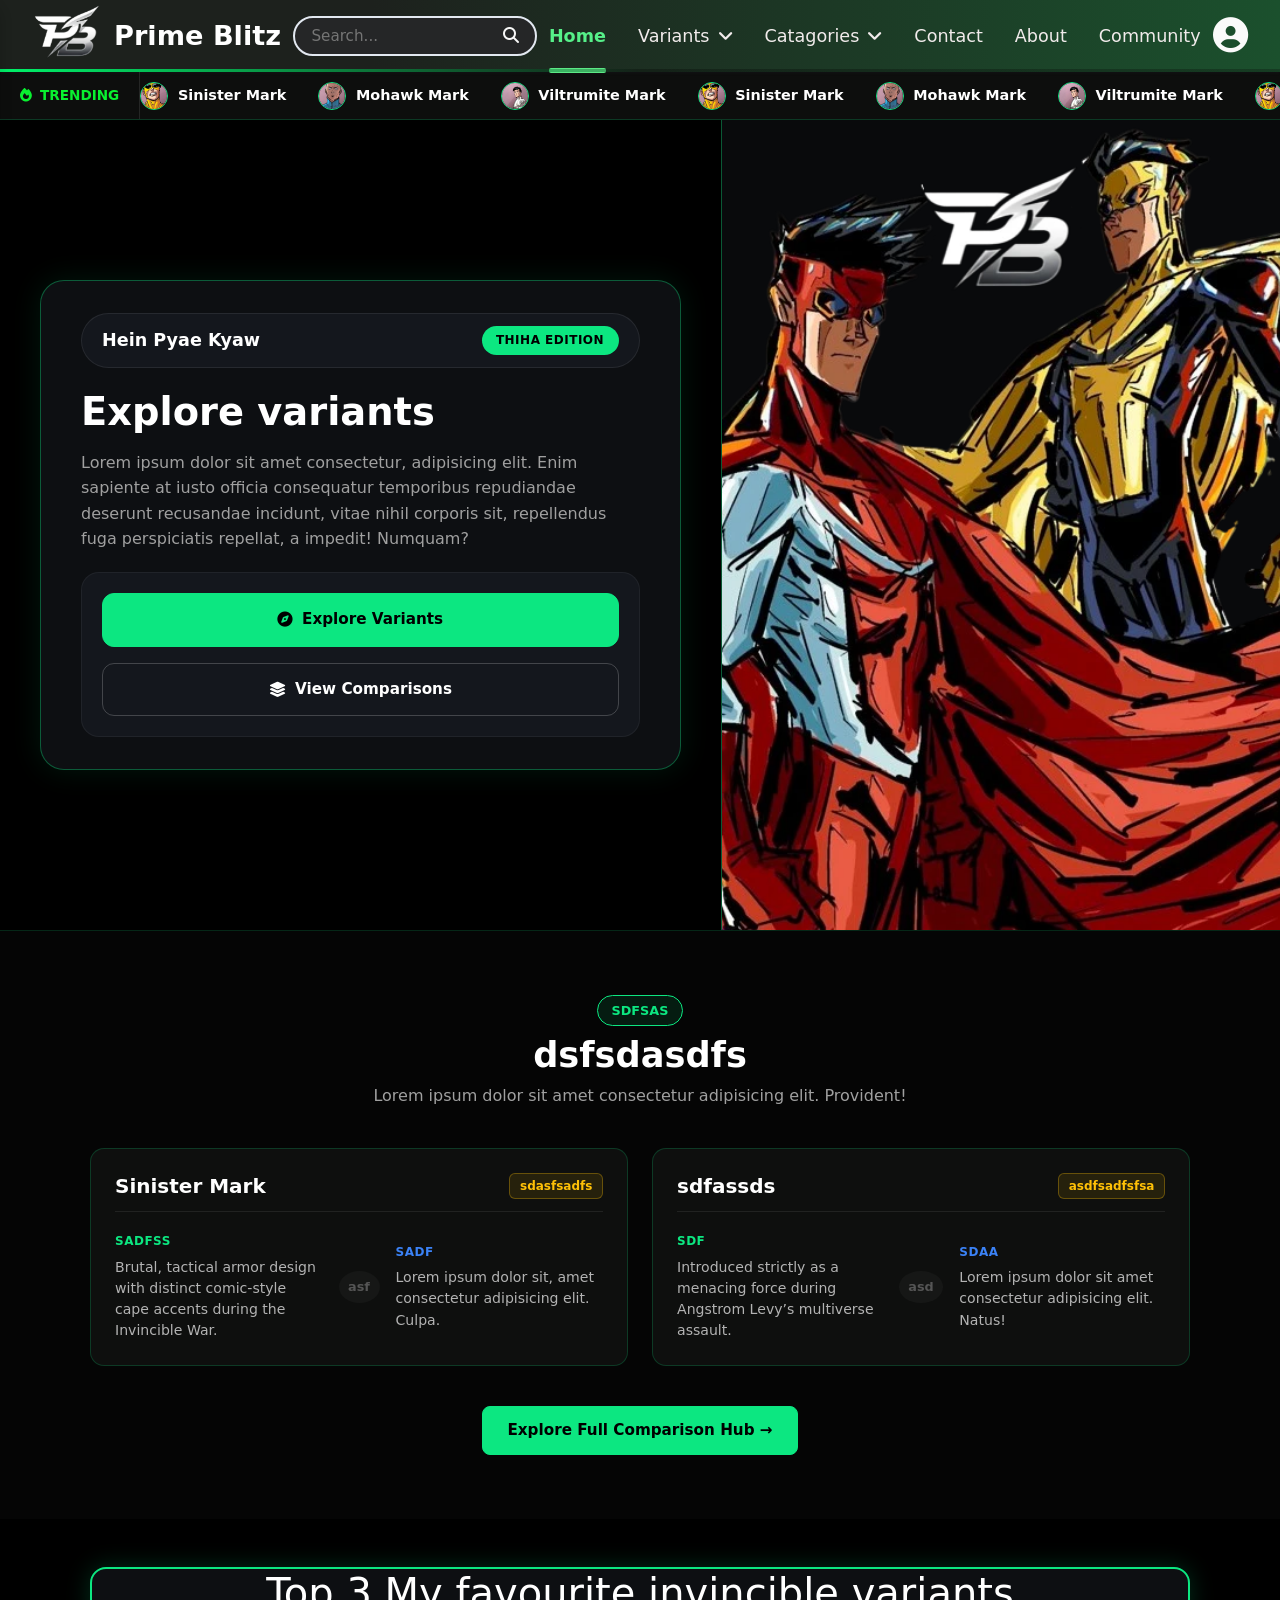
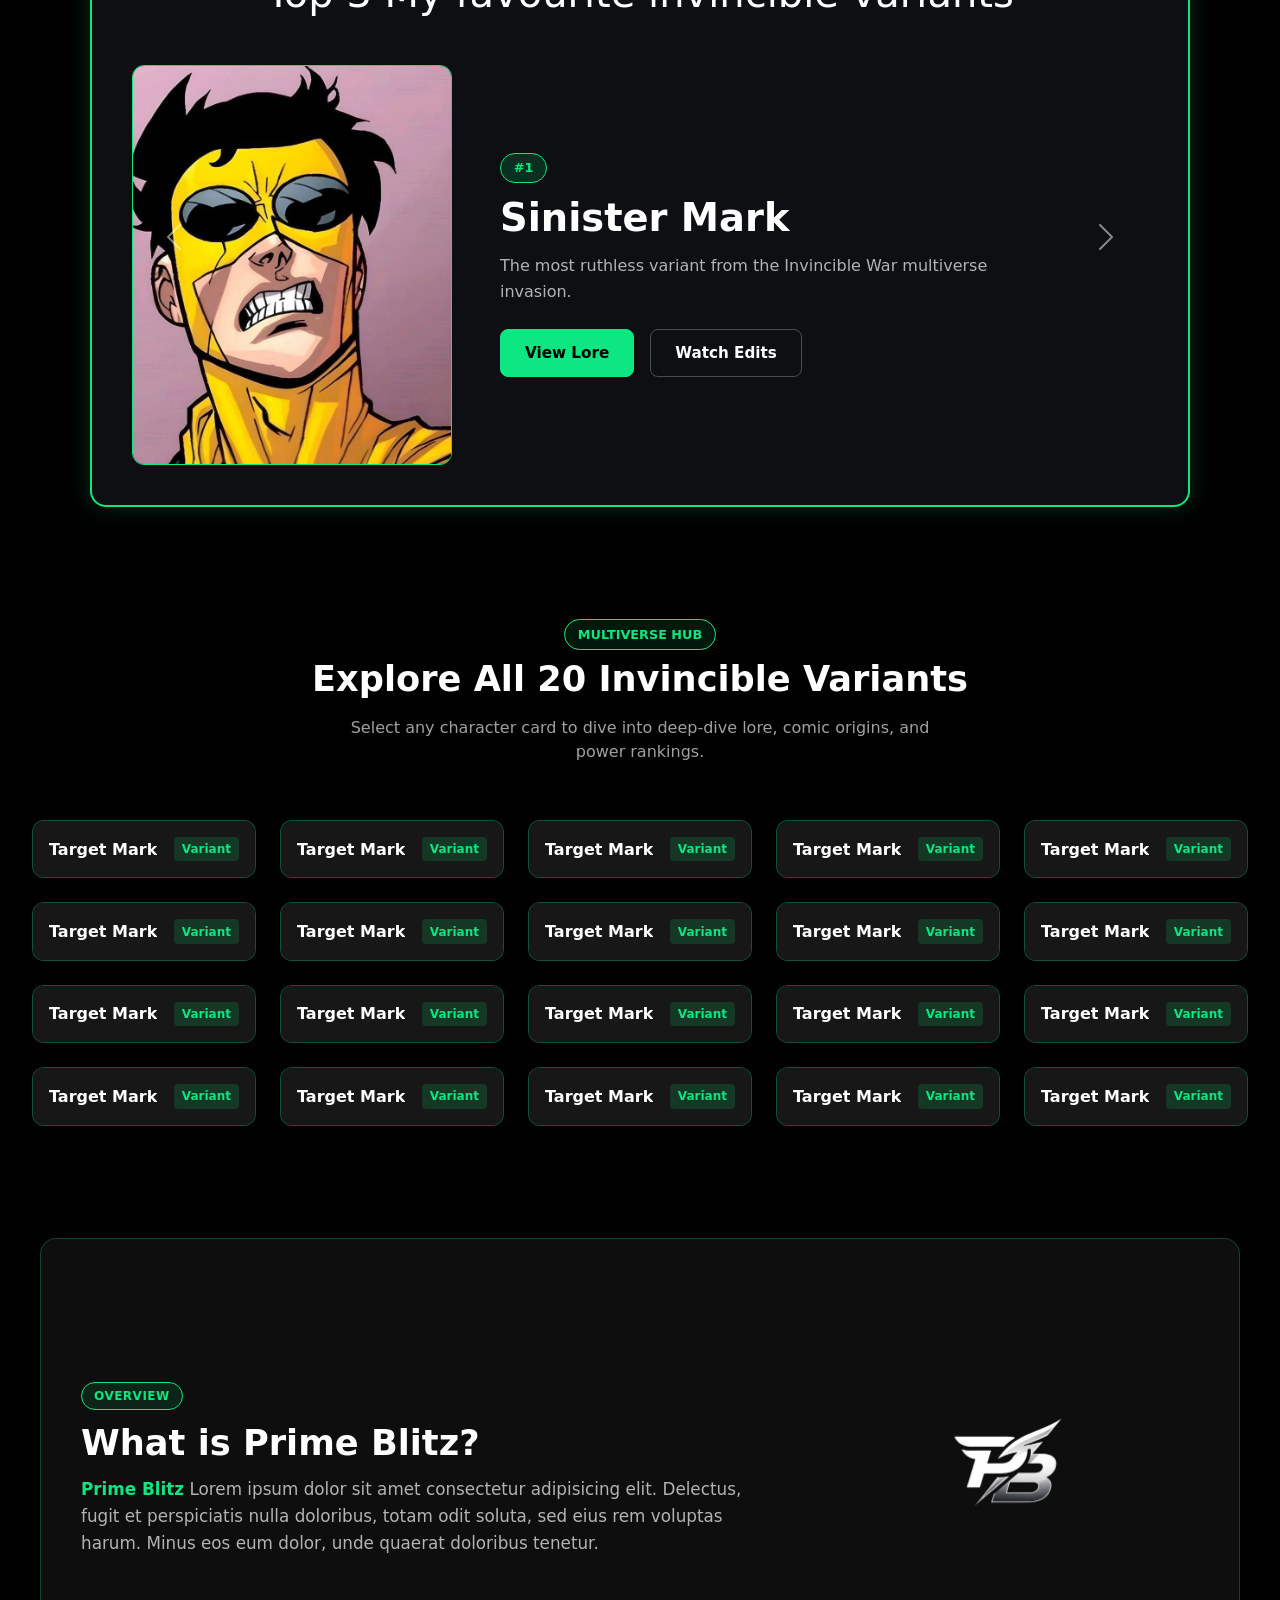
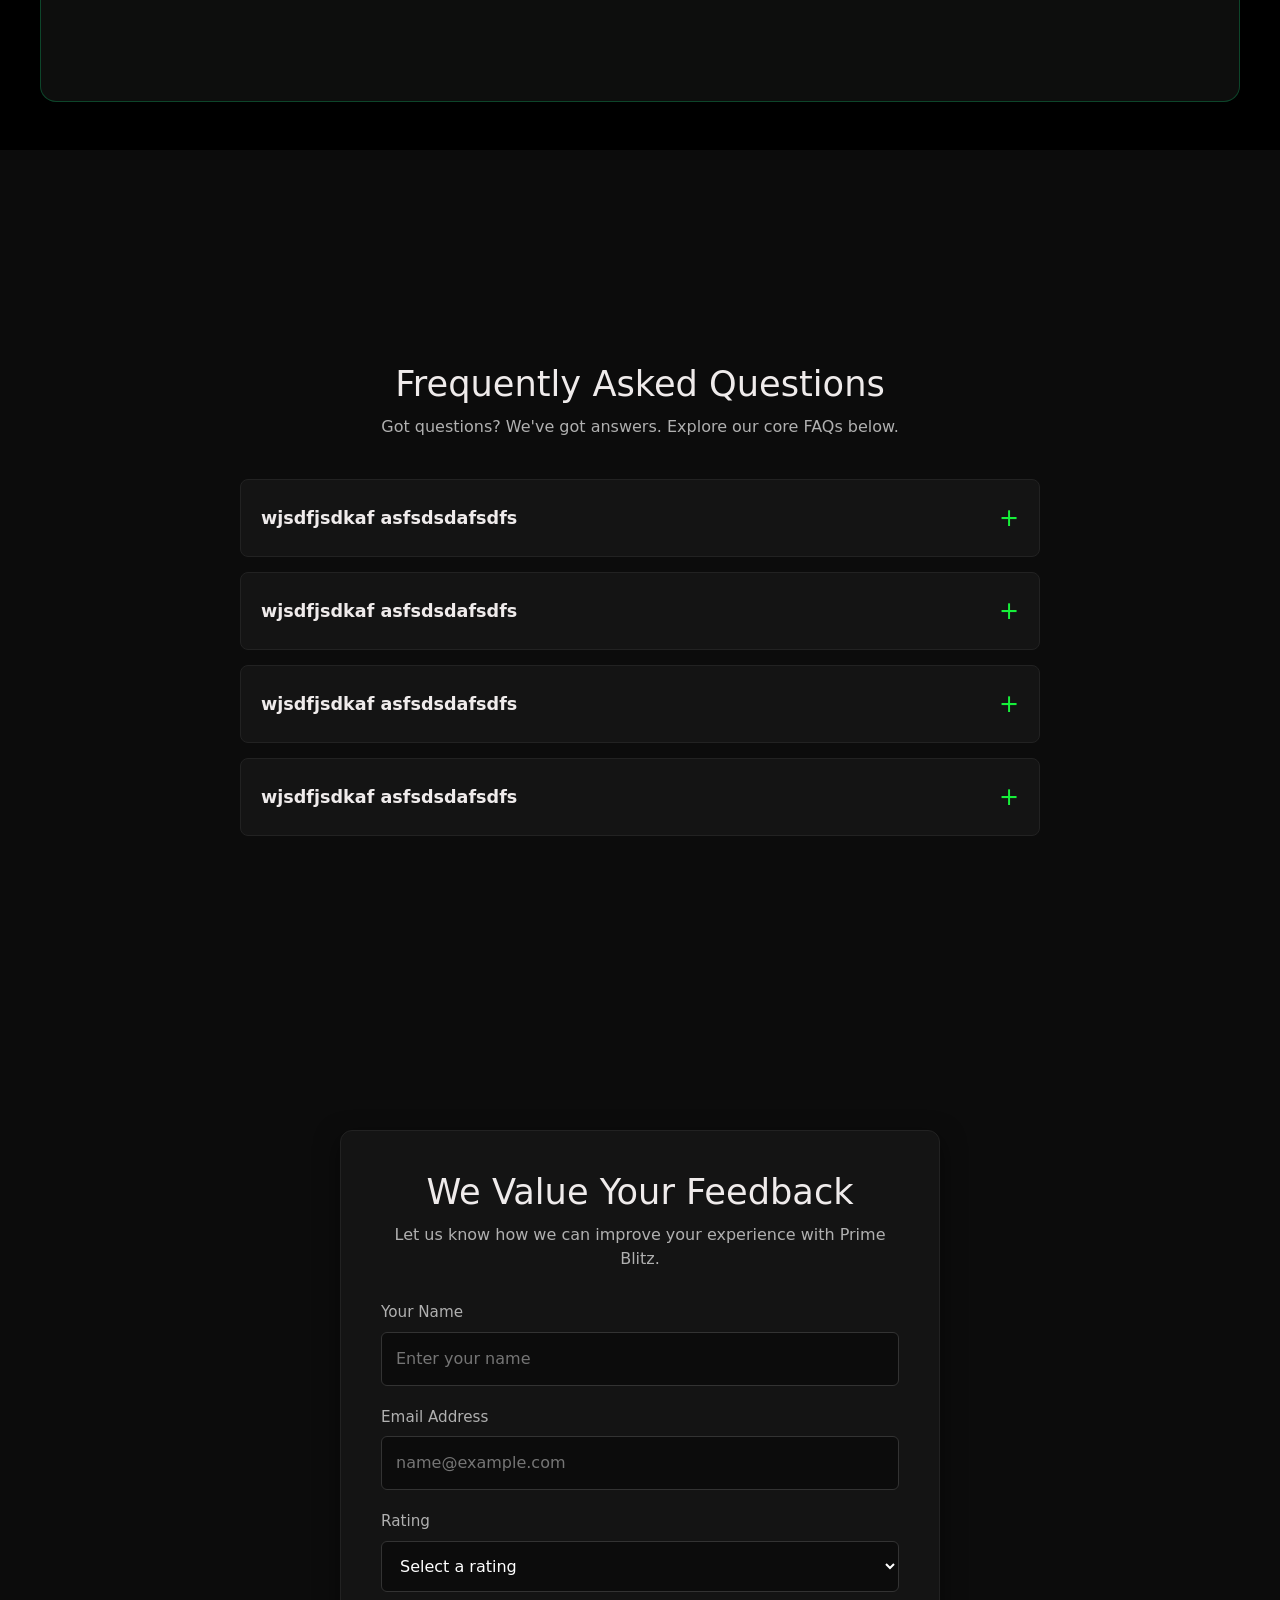
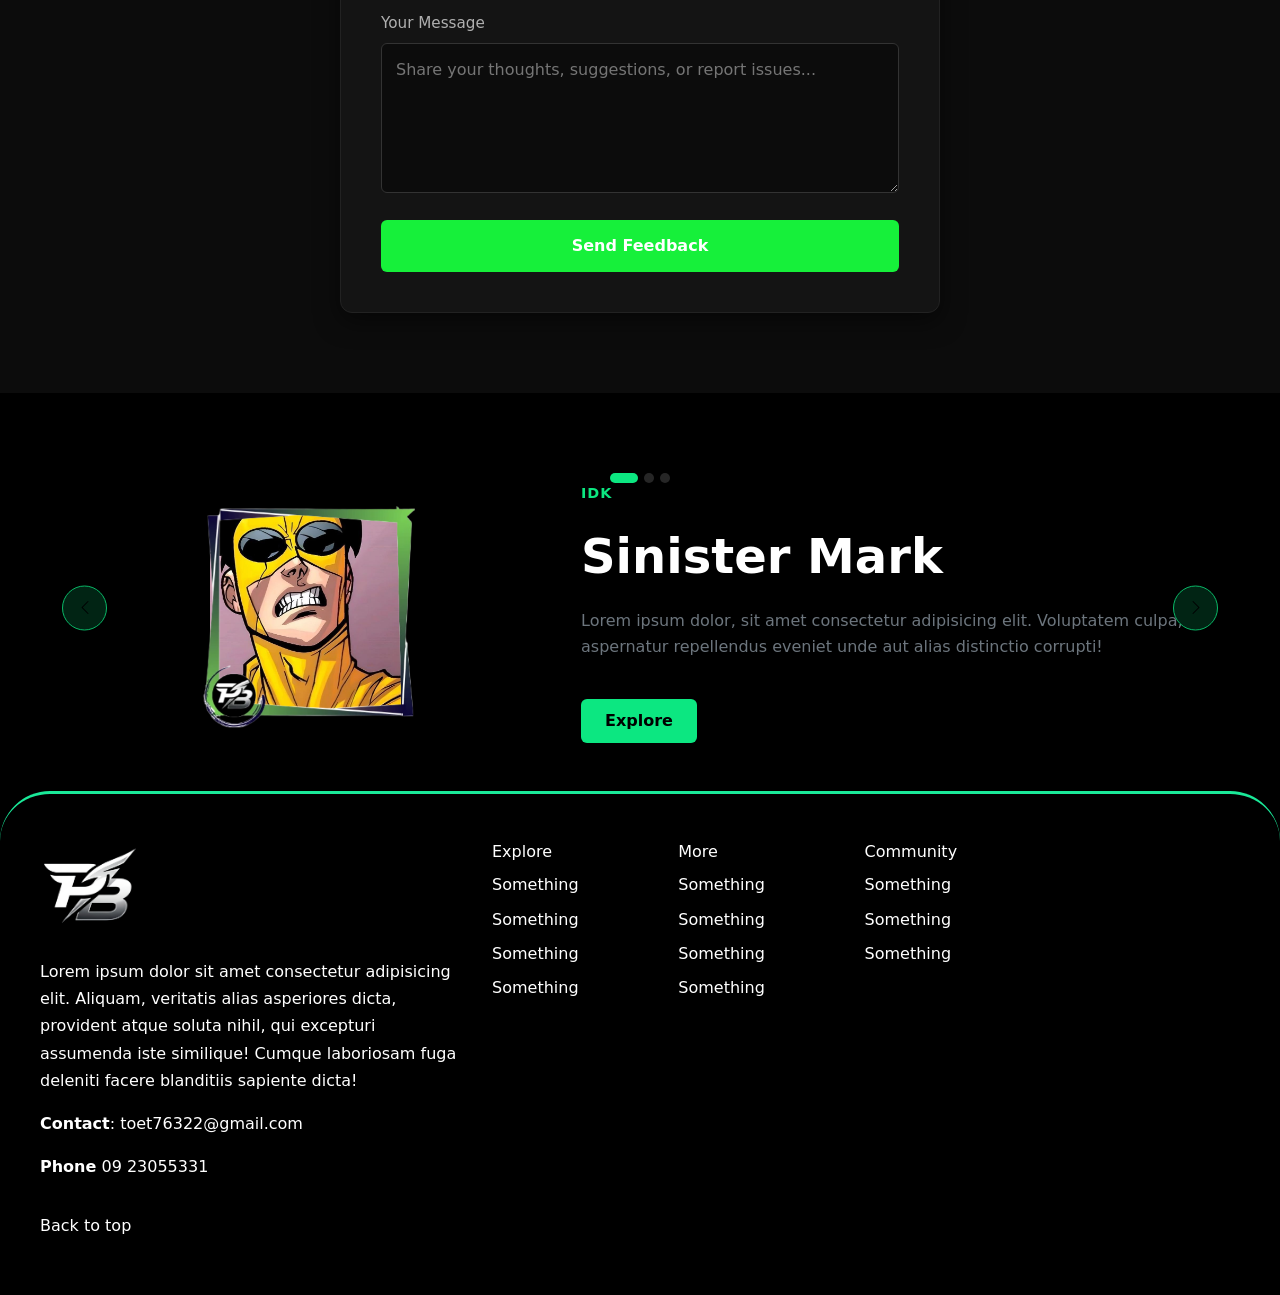
<file: index.html>
<!DOCTYPE html>
<html lang="en">
<head>
    <meta charset="UTF-8">
    <meta name="viewport" content="width=device-width, initial-scale=1.0">
    <title>Prime Blitz | Home</title>
<!-- ----------------------Link---------------------------------- -->
    <link href="https://cdn.jsdelivr.net/npm/bootstrap@5.3.3/dist/css/bootstrap.min.css" rel="stylesheet">
    <link rel="stylesheet" href="https://cdnjs.cloudflare.com/ajax/libs/font-awesome/6.4.0/css/all.min.css">
<!-- -----------------------------------CSS---------------------------- -->
    <link rel="stylesheet" href="css/nav-sidebar.css">
    <link rel="stylesheet" href="css/sign-in-up.css">
    <link rel="stylesheet" href="extra-css/carousel.css">
    <link rel="stylesheet" href="css/index-layout.css">
    <link rel="stylesheet" href="extra-css/back-to-top.css">
    <link rel="stylesheet" href="extra-css/faq.css">
    <link rel="stylesheet" href="extra-css/feedback.css">
    <link rel="stylesheet" href="css/footer.css">
<!-- ---------------------------------------Web Fav Icon--------------------- -->
    <link rel="shortcut icon" href="img1/logo.png" type="image/x-icon">
</head>


<!-- ------------------------------Start of Main----------------------------------- -->

<body id="top">
<!-- ------------------------------start of laptop nav bar------------------------------------------- -->
    <input type="checkbox" id="sidebar-toggle">
    <label for="sidebar-toggle" class="overlay"></label>
    <header class="prime-navbar">

        <!-- ----------------------------logo--------------------------------- -->
        <a href="index.html" class="logo">
            <img src="img1/logo2.png" alt="Prime Blitz logo" oncontextmenu="return false;" ondragstart="return false;" onselectstart="return false;">
            <span class="brand-name">Prime Blitz</span>
        </a>
        <!-- --------------------------end of logo------------------------------ -->

        <!-------------------------------- Desktop Search Bar---------------------------------- -->
        <form action="#" method="GET" class="search-box desktop-search">
            <input type="search" placeholder="Search..." name="search" required>
            <button type="submit" aria-label="Submit Search Query">
                <i class="fa-solid fa-magnifying-glass"></i>
            </button>
        </form>
        <!-- -------------------------------end of desktop search bar-------------------------- -->

        <!-- ----------------------------Desktop Navigation Links ------------------------------>
        <ul class="desktop-menu">
            <li><a href="index.html" class="active">Home</a></li>
            <li class="prime-dropdown">
                <a> Variants <i class="fa-solid fa-angle-down"></i></a>
                <ul class="prime-dropdown-content">
                    <li><a href="#">Bug Eyed Mark</a></li>
                    <li><a href="#">Bald Mark</a></li>
                    <li><a href="#">Wolf Cut Mark</a></li>
                    <li><a href="#">Full Mask Mark</a></li>
                    <li><a href="#">ALT-19 Mark</a></li>
                    <li><a href="#">Moustache Mark</a></li>
                    <li><a href="#">Shiesty Mark</a></li>
                    <li><a href="#">Omni Mark</a></li>
                    <li><a href="#">Viltrumite Mark</a></li>
                    <li><a href="#">Light Blue Mark</a></li>
                    <li><a href="#">Bulletproff Mark</a></li>
                    <li><a href="#">Tracksuit Mark</a></li>
                    <li><a href="#">Prisoner Mark</a></li>
                    <li><a href="#">No Goggles Mark</a></li>
                    <li><a href="#">Maskless Mark</a></li>
                    <li><a href="#">Flaxan Mark</a></li>
                    <li><a href="#">Mohawk Mark</a></li>
                    <li><a href="#">Long Hair Mark</a></li>
                    <li><a href="#">Sinister Mark <i class="fa-solid fa-crown" style="padding-left: 9px;"></i></a></li>
                    <li><a href="#">Target Mark</a></li>
                </ul>
            </li>
            <li class="prime-dropdown">
                <a>Catagories <i class="fa-solid fa-angle-down"></i></a>
                <ul class="prime-dropdown-content">
                    <li><a href="#">Invincible Edit</a></li>
                    <li><a href="#">Invincible</a></li>
                    <li><a href="#">Team Evil Invincible</a></li>
                    <li><a href="#">Angstrom Levy</a></li>
                    <li><a href="#">Mark Prime <i class="fa-solid fa-crown" style="padding-left: 9px; text-align: center;"></i></a></li>
                    <li><a href="#">Disclaimer <i class="fa-solid fa-circle-exclamation" style="padding-left: 9px; text-align: center;"></i></a></li>
                </ul>
            </li>
            <li><a href="#">Contact</a></li>
            <li><a href="#">About</a></li>
            <li><a href="#">Community</a></li>
        </ul>
          <!-- -----------------------------------end of desktop navi link---------------------- -->

        <!-- -----------------------Top Right Nav Auth Trigger Icon (Desktop)--------------------- -->
        <div class="auth-container">
            <button commandfor="auth-overlay-panel" command="show-popover" class="auth-trigger-btn" title="Log In / Sign Up">
                <i class="fa-solid fa-circle-user" style="font-size: 2.2rem;"></i>
            </button>
        </div>
        <!-- -------------------------End of Top Right Nav Auth Trigger ------------------------------>

        <!-- ---------------------Hamburger Icon Menu Trigger (Mobile)------------------------ -->
        <label for="sidebar-toggle" class="open-btn" aria-label="Open Mobile Menu Drawer">
            <i class="fa-solid fa-bars"></i>
        </label>
        <!-- ----------------------------End of Ham Icon------------------------------------------ -->
    </header>
   <!-- --------------------------------end of laptop nav view--------------------------------- -->



   <!---------------------- -------------Mobile Drawer Sidebar---------------------- -->
    <aside class="sidebar">
        <div class="sidebar-header">
            <label for="sidebar-toggle" class="close-btn" aria-label="Close Mobile Menu Drawer">
                <i class="fa-solid fa-xmark"></i>
            </label>

            <!-- ----------------------Mobile Sign IN | UP ------------------------------ -->
            <button commandfor="auth-overlay-panel" command="show-popover" class="mobile-auth sidebar-auth-trigger" title="Log In / Sign Up">
                <i class="fa-solid fa-circle-user" style="font-size: 2.8rem;"></i>
            </button>
        </div>
        
        <!-- ----------------------------Mobile Search Bar -------------------------->
        <form action="#" method="GET" class="search-box mobile-search">
            <input type="search" placeholder="Search website..." name="search" required>
            <button type="submit" aria-label="Submit Search Query">
                <i class="fa-solid fa-magnifying-glass"></i>
            </button>
        </form>

        <!------------------------------ Mobile Drawer Navigation Links----------------------------- -->
        <header class="sidebar-nav">
            <a href="index.html" class="active">Home</a>
            <details class="mobile-dropdown">
                <summary>Variants</summary>
                <div class="mobile-dropdown-content">
                    <a href="#">Bug Eyed Mark</a>
                    <a href="#">Bald Mark</a>
                    <a href="#">Wolf Cut Mark</a>
                    <a href="#">Full Mask Mark</a>
                    <a href="#">ALT-19 Mark</a>
                    <a href="#">Mustache Mark</a>
                    <a href="#">Shiesty Mark</a>
                    <a href="#">Omni Mark</a>
                    <a href="#">Viltrumite Mark</a>
                    <a href="#">Light Blue Mark</a>
                    <a href="#">Bulletproof Mark</a>
                    <a href="#">Tracksuit Mark</a>
                    <a href="#">Prisoner Mark</a>
                    <a href="#">No Goggles Mark</a>
                    <a href="#">Maskless Mark</a>
                    <a href="#">Flaxan Mark</a>
                    <a href="#">Mohawk Mark</a>
                    <a href="#">Long Hair Mark</a>
                    <a href="#">Sinister Mark <i class="fa-solid fa-crown" style="padding-left: 9px;"></i></a>
                    <a href="#">Target Mark</a>
                </div>
            </details>

            <details class="mobile-dropdown">
                <summary>Catagories</summary>
                <div class="mobile-dropdown-content">
                    <a href="#">Invincible Edit</a>
                    <a href="#">Invincible</a>
                    <a href="#">Team Evil Invincible</a>
                    <a href="#">Angstrom Levy</a>
                    <a href="#">Mark Prime <i class="fa-solid fa-crown" style="padding-left: 9px; text-align: center; display: inline;"></i></a>
                    <a href="#">Disclaimer <i class="fa-solid fa-circle-exclamation" style="padding-left: 9px; text-align: center; display: inline;"></i></a>
                </div>
            </details>

            <a href="#">Contact</a>
            <a href="about.html">About</a>
            <a href="#">Community</a>
        </header>
    </aside>

<!-- ---------------------------------------------End of mobile nav aka side bar-------------------------------------- -->


<!----------------------------------------- start of sign in up--------------------------------------------------------------- -->
 
    <main id="auth-overlay-panel" popover class="auth-page-wrapper">
        
        <button popovertarget="auth-overlay-panel" popovertargetaction="hide" class="modal-close-cross" aria-label="Close Authentication Panel">
            <i class="fa-solid fa-xmark"></i>
        </button>

        <!-- Hidden Checkbox for Form Switch Slide Animation Toggle -->
        <input type="checkbox" id="auth-panel-switcher" class="auth-toggle-trigger">
        
        <div class="auth-display-card">
            
            <div class="auth-forms-holder">
                
                <!-- Registration  Sign Up Form Panel  -->
                <form action="#" method="get" class="auth-form-column side-signup">
                    <div class="form-content-wrapper">
                        <h1 class="auth-heading">Create Account</h1>
                        <p class="auth-lead">Register an email for Prime-Blitz</p>
                        
                        <div class="auth-core-form">
                            <div class="auth-input-row">
                                <label class="auth-field-label">Full Name</label>
                                <input type="text" placeholder="Your name" required autocomplete="name">
                            </div>
                            <div class="auth-input-row">
                                <label class="auth-field-label">Email Address</label>
                                <input type="email" placeholder="name@example.com" required autocomplete="email">
                            </div>
                            <div class="auth-input-row">
                                <label class="auth-field-label">Password</label>
                                <input type="password" placeholder="Create strong password" required autocomplete="new-password">
                            </div>
                            <button type="submit" class="auth-btn btn-dark">Sign Up</button>
                        </div>
                        
                        <!-- Mobile Responsive Alternative Switch Trigger Link -->
                        <div class="auth-mobile-switch-notice">
                            <p>Already have an account? <label for="auth-panel-switcher" class="auth-action-link">Sign In</label></p>
                        </div>
                    </div>
                </form>

                <!-- Session Authentication Sign In Form Panel -->
                <form action="#" method="get" class="auth-form-column side-signin">
                    <div class="form-content-wrapper">
                        <h1 class="auth-heading">Welcome Back</h1>
                        <p class="auth-lead">Sign in to your account to access your workspace portal.</p>
                        
                        <div class="auth-core-form">
                            <div class="auth-input-row">
                                <label class="auth-field-label">Email Address</label>
                                <input type="email" placeholder="name@example.com" required autocomplete="email">
                            </div>
                            <div class="auth-input-row">
                                <div class="auth-label-split">
                                    <label class="auth-field-label">Password</label>
                                    <a href="#" class="auth-inline-link">Forgot password?</a>
                                </div>
                                <input type="password" placeholder="Enter your password" required autocomplete="current-password">
                            </div>
                            <button type="submit" class="auth-btn btn-blue">Sign In</button>
                        </div>
                        
                        <!-- Mobile Responsive Alternative Switch Trigger Link -->
                        <div class="auth-mobile-switch-notice">
                            <p>Don't have an account? <label for="auth-panel-switcher" class="auth-action-link">Sign Up</label></p>
                        </div>
                    </div>
                </form>

            </div>

            <!-- Sliding Desktop Interactive Visual Curtain Panel Layer -->
            <div class="auth-overlay-curtain">
                <div class="auth-curtain-inner">
                    
                    <!-- Left Slide Text Message Area Component -->
                    <div class="curtain-message curtain-msg-left">
                        <h2>Prime blitz</h2>
                        <p>Lorem ipsum dolor sit amet consectetur adipisicing elit. Quisquam, quod.</p>
                        <label for="auth-panel-switcher" class="curtain-toggle-btn">Go To Sign Up</label>
                    </div>

                    <!-- Right Slide Text Message Area Component -->
                    <div class="curtain-message curtain-msg-right">
                        <h2>prime blitz</h2>
                        <p>Lorem ipsum dolor sit amet consectetur adipisicing elit. Quisquam, quod.</p>
                        <label for="auth-panel-switcher" class="curtain-toggle-btn">Go To Sign In</label>
                    </div>

                </div>
            </div>

        </div>
    </main>

<!-------------------------------------- end of sign in sig up---------------------------------------------------- -->

    <!-- start body here -->
     <!--||||||||||||||||||||||||||||| back to top button|||||||||||||||||||||||| -->
<a href="#top" class="back-to-top">↑</a> 


<!------------------------------------ TICKER BANNER SECTION ------------------------------------------->
<div class="ticker-wrapper">
    <div class="ticker-label">
        <i class="fa-solid fa-fire"></i>
        <span>TRENDING</span>
    </div>
    <div class="ticker-track-container">
        <div class="ticker-track">
            <!-- First Loop Group -->
            <div class="ticker-group">
                <a href="#" class="ticker-item"><img src="variant/sinister.jpg" alt="Sinister"> Sinister Mark</a>
                <a href="#" class="ticker-item"><img src="variant/mohawk.jpg" alt="Mohawk"> Mohawk Mark</a>
                <a href="#" class="ticker-item"><img src="variant/viltrum.jpg" alt="Viltrumite"> Viltrumite Mark</a>
                <a href="#" class="ticker-item"><img src="variant/sinister.jpg" alt="Sinister"> Sinister Mark</a>
                <a href="#" class="ticker-item"><img src="variant/mohawk.jpg" alt="Mohawk"> Mohawk Mark</a>
                <a href="#" class="ticker-item"><img src="variant/viltrum.jpg" alt="Viltrumite"> Viltrumite Mark</a>
                <a href="#" class="ticker-item"><img src="variant/sinister.jpg" alt="Sinister"> Sinister Mark</a>
                <a href="#" class="ticker-item"><img src="variant/mohawk.jpg" alt="Mohawk"> Mohawk Mark</a>
                <a href="#" class="ticker-item"><img src="variant/viltrum.jpg" alt="Viltrumite"> Viltrumite Mark</a>
                <a href="#" class="ticker-item"><img src="variant/sinister.jpg" alt="Sinister"> Sinister Mark</a>
            </div>
            <!-- Duplicate Group for Seamless Infinite Scroll -->
            <div class="ticker-group">
                <a href="#" class="ticker-item"><img src="variant/viltrum.jpg" alt="Viltrumite"> Viltrumite Mark</a>
                <a href="#" class="ticker-item"><img src="variant/sinister.jpg" alt="Sinister"> Sinister Mark</a>
                <a href="#" class="ticker-item"><img src="variant/mohawk.jpg" alt="Mohawk"> Mohawk Mark</a>
                <a href="#" class="ticker-item"><img src="variant/viltrum.jpg" alt="Viltrumite"> Viltrumite Mark</a>
                <a href="#" class="ticker-item"><img src="variant/sinister.jpg" alt="Sinister"> Sinister Mark</a>
                <a href="#" class="ticker-item"><img src="variant/mohawk.jpg" alt="Mohawk"> Mohawk Mark</a>
                <a href="#" class="ticker-item"><img src="variant/viltrum.jpg" alt="Viltrumite"> Viltrumite Mark</a>
                <a href="#" class="ticker-item"><img src="variant/sinister.jpg" alt="Sinister"> Sinister Mark</a>
                <a href="#" class="ticker-item"><img src="variant/mohawk.jpg" alt="Mohawk"> Mohawk Mark</a>
                <a href="#" class="ticker-item"><img src="variant/viltrum.jpg" alt="Viltrumite"> Viltrumite Mark</a>
            </div>
        </div>
    </div>
</div>
<!-- ------------------------------------------End of auto small carousel------------------------------------>

<!-- ------------------------------Start of Hero------------------------------------------------------ -->
<section class="prime-hero">
    <div class="prime-hero-container">
        
        <!-- Left Side: Content Card -->
        <div class="prime-hero-card">
            
            <!-- Top Header & Pill Badge Row -->
            <div class="prime-hero-header-row">
                <h2 class="prime-hero-header-title">Hein Pyae Kyaw</h2>
                <span class="prime-hero-badge">Thiha edition</span>
            </div>

            <!-- Main Text Content -->
            <div class="prime-hero-body">
                <h1 class="prime-hero-heading">Explore variants</h1>
                <p class="prime-hero-description">
                Lorem ipsum dolor sit amet consectetur, adipisicing elit. Enim sapiente at iusto officia consequatur temporibus repudiandae deserunt recusandae incidunt, vitae nihil corporis sit, repellendus fuga perspiciatis repellat, a impedit! Numquam?
                </p>
            </div>

            <!-- Stacked / Flex Action Buttons (<a> tags) -->
            <div class="prime-hero-actions">
                <a href="#variants" class="prime-hero-btn prime-hero-btn-primary">
                    <i class="fa-solid fa-compass"></i> Explore Variants
                </a>
                <a href="#comparison" class="prime-hero-btn prime-hero-btn-secondary">
                    <i class="fa-solid fa-layer-group"></i> View Comparisons
                </a>
            </div>

        </div>

        <!-- Right Side: Image Display -->
        <div class="prime-hero-media">
            <img src="img1/duo-logo.webp" alt="Prime Blitz Variant Showcase" class="prime-hero-img">
        </div>

    </div>
</section>
<!-- -----------------------------------------End of hero--------------------------------------------- -->

<!-- ------------------------------------------start of 2nd sec----------------------------------------- -->
<section class="comparison-preview-section">
    <div class="comparison-container">
        
        <!-- Section Header -->
        <div class="comparison-header">
            <span class="comparison-badge">sdfsas</span>
            <h2>dsfsdasdfs</h2>
            <p>Lorem ipsum dolor sit amet consectetur adipisicing elit. Provident!</p>
        </div>

        <!-- Comparison Cards Grid -->
        <div class="comparison-grid">
            
            <!-- Card 1 -->
            <div class="comparison-card">
                <div class="comparison-card-header">
                    <h3>Sinister Mark</h3>
                    <span class="diff-tag">sdasfsadfs</span>
                </div>
                <div class="comparison-card-body">
                    <div class="compare-side comic-side">
                        <span class="side-label">sadfss</span>
                        <p>Brutal, tactical armor design with distinct comic-style cape accents during the Invincible War.</p>
                    </div>
                    <div class="compare-divider">asf</div>
                    <div class="compare-side show-side">
                        <span class="side-label">sadf</span>
                        <p>Lorem ipsum dolor sit, amet consectetur adipisicing elit. Culpa.</p>
                    </div>
                </div>
            </div>

            <!-- Card 2 -->
            <div class="comparison-card">
                <div class="comparison-card-header">
                    <h3>sdfassds</h3>
                    <span class="diff-tag">asdfsadfsfsa</span>
                </div>
                <div class="comparison-card-body">
                    <div class="compare-side comic-side">
                        <span class="side-label">sdf</span>
                        <p>Introduced strictly as a menacing force during Angstrom Levy’s multiverse assault.</p>
                    </div>
                    <div class="compare-divider">asd</div>
                    <div class="compare-side show-side">
                        <span class="side-label">sdaa</span>
                        <p>Lorem ipsum dolor sit amet consectetur adipisicing elit. Natus!</p>
                    </div>
                </div>
            </div>

        </div>

        <!-- Link to Full Page -->
        <div class="comparison-footer">
            <a href="comics-vs-show.html" class="prime-btn prime-btn-primary">Explore Full Comparison Hub →</a>
        </div>

    </div>
</section>
<!-- ----------------------------------------------end of 2nd sec--------------------------------------------------- -->

<!-- ----------------------------------------------Start of 3rd sec aka big carosuel------------------------------------------------- -->
<div id="primeHeroCarousel" class="carousel slide prime-carousel" data-bs-ride="carousel" data-bs-interval="4000">
    <h1 style="color: white; text-align: center;">Top 3 My favourite invincible variants</h1>
    <div class="carousel-inner">
        
        <!-- Slide 1 -->
        <div class="carousel-item active">
            <div class="prime-carousel-slide">
                <div class="prime-carousel-media">
                    <img src="variant/sinister.jpg" alt="Sinister Mark">
                </div>
                <div class="prime-carousel-caption-split">
                    <span class="prime-badge">#1</span>
                    <h3>Sinister Mark</h3>
                    <p>The most ruthless variant from the Invincible War multiverse invasion.</p>
                    <div class="prime-carousel-actions">
                        <a href="#sinister" class="prime-btn prime-btn-primary">View Lore</a>
                        <a href="#vault" class="prime-btn prime-btn-secondary">Watch Edits</a>
                    </div>
                </div>
            </div>
        </div>

        <!-- Slide 2 -->
        <div class="carousel-item">
            <div class="prime-carousel-slide">
                <div class="prime-carousel-media">
                    <img src="variant/mohawk.jpg" alt="Mohawk Mark">
                </div>
                <div class="prime-carousel-caption-split">
                    <span class="prime-badge">#2</span>
                    <h3>Mohawk Mark</h3>
                    <p>Conquered his entire dimension alongside his universe's Viltrum empire.</p>
                    <div class="prime-carousel-actions">
                        <a href="#mohawk" class="prime-btn prime-btn-primary">View Lore</a>
                        <a href="#vault" class="prime-btn prime-btn-secondary">Watch Edits</a>
                    </div>
                </div>
            </div>
        </div>

        <!-- Slide 3 -->
        <div class="carousel-item">
            <div class="prime-carousel-slide">
                <div class="prime-carousel-media">
                    <img src="variant/viltrum.jpg" alt="Viltrumite Mark">
                </div>
                <div class="prime-carousel-caption-split">
                    <span class="prime-badge">#3</span>
                    <h3>Viltrumite Mark</h3>
                    <p>Wears the full royal suit of the Viltrum Empire across dimensions.</p>
                    <div class="prime-carousel-actions">
                        <a href="#viltrumite" class="prime-btn prime-btn-primary">View Lore</a>
                        <a href="#vault" class="prime-btn prime-btn-secondary">Watch Edits</a>
                    </div>
                </div>
            </div>
        </div>

    </div>

    <!-- Arrow Navigation Controls -->
    <button class="carousel-control-prev prime-carousel-btn" type="button" data-bs-target="#primeHeroCarousel" data-bs-slide="prev" aria-label="Previous slide">
        <span class="carousel-control-prev-icon" aria-hidden="true"></span>
        <span class="visually-hidden">Previous slide</span>
    </button>
    <button class="carousel-control-next prime-carousel-btn" type="button" data-bs-target="#primeHeroCarousel" data-bs-slide="next" aria-label="Next slide">
        <span class="carousel-control-next-icon" aria-hidden="true"></span>
        <span class="visually-hidden">Next slide</span>
    </button>
</div>
<!-- ----------------------------------------------------end of big carousel aka 3rd sec---------------------------------------------- -->

<!-- ---------------------------------------------------start of 4rd sec --------------------------------------------------------------- -->
<section class="variants-section">
    <div class="variants-container">
        
        <div class="variants-header">
            <span class="variants-badge">Multiverse Hub</span>
            <h2>Explore All 20 Invincible Variants</h2>
            <p>Select any character card to dive into deep-dive lore, comic origins, and power rankings.</p>
        </div>

        <div class="variants-grid">
            <a href="#" class="variant-card">
                <div class="variant-info"><h3>Target Mark</h3><span class="variant-tag">Variant</span></div>
            </a>
            <a href="#" class="variant-card">
                <div class="variant-info"><h3>Target Mark</h3><span class="variant-tag">Variant</span></div>
            </a>
            <a href="#" class="variant-card">
                <div class="variant-info"><h3>Target Mark</h3><span class="variant-tag">Variant</span></div>
            </a>
            <a href="#" class="variant-card">
                <div class="variant-info"><h3>Target Mark</h3><span class="variant-tag">Variant</span></div>
            </a>
            <a href="#" class="variant-card">
                <div class="variant-info"><h3>Target Mark</h3><span class="variant-tag">Variant</span></div>
            </a>
            <a href="#" class="variant-card">
                <div class="variant-info"><h3>Target Mark</h3><span class="variant-tag">Variant</span></div>
            </a>
            <a href="#" class="variant-card">
                <div class="variant-info"><h3>Target Mark</h3><span class="variant-tag">Variant</span></div>
            </a>
            <a href="#" class="variant-card">
                <div class="variant-info"><h3>Target Mark</h3><span class="variant-tag">Variant</span></div>
            </a>
            <a href="#" class="variant-card">
                <div class="variant-info"><h3>Target Mark</h3><span class="variant-tag">Variant</span></div>
            </a>
            <a href="#" class="variant-card">
                <div class="variant-info"><h3>Target Mark</h3><span class="variant-tag">Variant</span></div>
            </a>
            <a href="#" class="variant-card">
                <div class="variant-info"><h3>Target Mark</h3><span class="variant-tag">Variant</span></div>
            </a>
            <a href="#" class="variant-card">
                <div class="variant-info"><h3>Target Mark</h3><span class="variant-tag">Variant</span></div>
            </a>
            <a href="#" class="variant-card">
                <div class="variant-info"><h3>Target Mark</h3><span class="variant-tag">Variant</span></div>
            </a>
            <a href="#" class="variant-card">
                <div class="variant-info"><h3>Target Mark</h3><span class="variant-tag">Variant</span></div>
            </a>
            <a href="#" class="variant-card">
                <div class="variant-info"><h3>Target Mark</h3><span class="variant-tag">Variant</span></div>
            </a>
            <a href="#" class="variant-card">
                <div class="variant-info"><h3>Target Mark</h3><span class="variant-tag">Variant</span></div>
            </a>
            <a href="#" class="variant-card">
                <div class="variant-info"><h3>Target Mark</h3><span class="variant-tag">Variant</span></div>
            </a>
            <a href="#" class="variant-card">
                <div class="variant-info"><h3>Target Mark</h3><span class="variant-tag">Variant</span></div>
            </a>
            <a href="#" class="variant-card">
                <div class="variant-info"><h3>Target Mark</h3><span class="variant-tag">Variant</span></div>
            </a>
            <a href="#" class="variant-card">
                <div class="variant-info"><h3>Target Mark</h3><span class="variant-tag">Variant</span></div>
            </a>
        </div>

    </div>
</section>
<!-- ------------------------------------------------------------end of 4rd sec------------------------------------------------- -->

<!-- ----------------------------------------------start of abt sec----------------------------------------------------------- -->
<section class="about-prime-section">
    <div class="about-prime-card">
        
        <!-- Left Side: Text Content -->
        <div class="about-prime-content">
            <span class="about-prime-badge">Overview</span>
            <h2 class="about-prime-title">What is Prime Blitz?</h2>
            <p class="about-prime-description">
                <strong>Prime Blitz</strong> Lorem ipsum dolor sit amet consectetur adipisicing elit. Delectus, fugit et perspiciatis nulla doloribus, totam odit soluta, sed eius rem voluptas harum. Minus eos eum dolor, unde quaerat doloribus tenetur.
            </p>
        </div>

        <!-- Right Side: Logo Display -->
        <div class="about-prime-media">
            <img src="img1/logo2.png" alt="Prime Blitz Logo" class="about-prime-logo">
        </div>

    </div>
</section>
<!-- ------------------------------------------end of abt sec------------------------------------------------------------ -->

<!-- ---------------------------------------start of faq------------------------------------------------------ -->
<section class="content-section faq-section" id="section-5">
    <div class="faq-wrapper">
        <h2>Frequently Asked Questions</h2>
        <p class="section-subtitle">Got questions? We've got answers. Explore our core FAQs below.</p>
        
        <div class="faq-accordion">
            <details class="faq-item">
                <summary>wjsdfjsdkaf asfsdsdafsdfs</summary>
                <p>Lorem ipsum dolor sit amet consectetur.</p>
            </details>
            <details class="faq-item">
                <summary>wjsdfjsdkaf asfsdsdafsdfs</summary>
                <p>Lorem ipsum dolor sit amet consectetur.</p>
            </details>
            <details class="faq-item">
                <summary>wjsdfjsdkaf asfsdsdafsdfs</summary>
                <p>Lorem ipsum dolor sit amet consectetur.</p>
            </details>
            <details class="faq-item">
                <summary>wjsdfjsdkaf asfsdsdafsdfs</summary>
                <p>Lorem ipsum dolor sit amet consectetur.</p>
            </details>
        </div>
    </div>
</section>
<!-- ----------------------------------------------------------------end of faq---------------------------------------------- -->

<!-- ----------------------------------------------------start of feedback------------------------------------------------- -->

<section class="content-section feedback-input-section" id="section-feedback">
    <div class="feedback-container">
        <h2>We Value Your Feedback</h2>
        <p class="section-subtitle">Let us know how we can improve your experience with Prime Blitz.</p>
        
        <form action="#" method="POST" class="pure-feedback-form">
            <div class="form-group">
                <label for="feedbackName">Your Name</label>
                <input type="text" id="feedbackName" placeholder="Enter your name" required autocomplete="name">
            </div>
            
            <div class="form-group">
                <label for="feedbackEmail">Email Address</label>
                <input type="email" id="feedbackEmail" placeholder="name@example.com" required autocomplete="email">
            </div>
            
            <div class="form-group">
                <label for="feedbackRating">Rating</label>
                <select id="feedbackRating" required>
                    <option value="" disabled selected>Select a rating</option>
                    <option value="5">★★★★★ (5/5)</option>
                    <option value="4">★★★★☆ (4/5)</option>
                    <option value="3">★★★☆☆ (3/5)</option>
                    <option value="2">★★☆☆☆ (2/5)</option>
                    <option value="1">★☆☆☆☆ (1/5)</option>
                </select>
            </div>
            
            <div class="form-group">
                <label for="feedbackMessage">Your Message</label>
                <textarea id="feedbackMessage" rows="5" placeholder="Share your thoughts, suggestions, or report issues..." required></textarea>
            </div>
            
            <button type="submit" class="btn-submit-feedback">Send Feedback</button>
        </form>
    </div>
</section>
<!-- ============================abt border test============================== -->

<!-- START OF ABOUT CAROUSEL SECTION -->
<section class="about-section py-5 position-relative">
  <div class="container">
    
    <div id="aboutCarousel" class="carousel slide" data-bs-ride="carousel" data-bs-interval="4000">
      
      <!-- Slide Indicators (Dots at bottom) -->
      <div class="carousel-indicators custom-indicators mb-0">
        <button type="button" data-bs-target="#aboutCarousel" data-bs-slide-to="0" class="active" aria-current="true" aria-label="Slide 1"></button>
        <button type="button" data-bs-target="#aboutCarousel" data-bs-slide-to="1" aria-label="Slide 2"></button>
        <button type="button" data-bs-target="#aboutCarousel" data-bs-slide-to="2" aria-label="Slide 3"></button>
      </div>

      <!-- Slide Wrapper -->
      <div class="carousel-inner">
        
        <!-- Slide 1 -->
        <div class="carousel-item active">
          <div class="row align-items-center g-4">
            <!-- Profile Frame Column -->
            <div class="col-lg-5 text-center">
              <div class="custom-border-wrap">
           <img src="variant/sinister.jpg" alt="Profile Avatar" class="profile-img">
                <img src="img1/prime-border.webp" alt="Border Frame" class="border-overlay">
              </div>
            </div>
            <!-- Text Content Column -->
            <div class="col-lg-7">
              <div class="content-card ps-lg-4">
                <span class="sub-heading">idk</span>
                <h2 class="text-white fw-bold display-6 my-2">Sinister Mark</h2>
                <p class="text-secondary lead fs-6">
                  Lorem ipsum dolor, sit amet consectetur adipisicing elit. Voluptatem culpa, aspernatur repellendus eveniet unde aut alias distinctio corrupti!
                </p>
                <button class="cta-btn mt-2">Explore</button>
              </div>
            </div>
          </div>
        </div>

        <!-- Slide 2 -->
        <div class="carousel-item">
          <div class="row align-items-center g-4">
            <!-- Profile Frame Column -->
            <div class="col-lg-5 text-center">
              <div class="custom-border-wrap">
       <img src="variant/sinister.jpg" alt="Profile Avatar" class="profile-img">
                <img src="img1/prime-border.webp" alt="Border Frame" class="border-overlay">
              </div>
            </div>
            <!-- Text Content Column -->
            <div class="col-lg-7">
              <div class="content-card ps-lg-4">
                <span class="sub-heading">idk</span>
                <h2 class="text-white fw-bold display-6 my-2">Target Mark</h2>
                <p class="text-secondary lead fs-6">
                  Consectetur adipisicing elit. Voluptatem culpa, aspernatur repellendus eveniet unde aut alias distinctio corrupti magnam ad!
                </p>
                <button class="cta-btn mt-2">Explore </button>
              </div>
            </div>
          </div>
        </div>

        <!-- Slide 3 -->
        <div class="carousel-item">
          <div class="row align-items-center g-4">
            <!-- Profile Frame Column -->
            <div class="col-lg-5 text-center">
              <div class="custom-border-wrap">
                <img src="variant/sinister.jpg" alt="Profile Avatar" class="profile-img">
                <img src="img1/prime-border.webp" alt="Border Frame" class="border-overlay">
              </div>
            </div>
            <!-- Text Content Column -->
            <div class="col-lg-7">
              <div class="content-card ps-lg-4">
                <span class="sub-heading">idk</span>
                <h2 class="text-white fw-bold display-6 my-2">Viltrumite Mark</h2>
                <p class="text-secondary lead fs-6">
                  Aspernatur repellendus eveniet unde aut alias distinctio corrupti magnam ad lorem ipsum dolor sit amet.
                </p>
                <button class="cta-btn mt-2">Explore</button>
              </div>
            </div>
          </div>
        </div>

      </div>

      <!-- Carousel Navigation Arrows -->
      <button class="carousel-control-prev about-ctrl-btn" type="button" data-bs-target="#aboutCarousel" data-bs-slide="prev">
        <span class="carousel-control-prev-icon" aria-hidden="true"></span>
        <span class="visually-hidden">Previous</span>
      </button>
      <button class="carousel-control-next about-ctrl-btn" type="button" data-bs-target="#aboutCarousel" data-bs-slide="next">
        <span class="carousel-control-next-icon" aria-hidden="true"></span>
        <span class="visually-hidden">Next</span>
      </button>

    </div>

  </div>
</section>
<!-- END OF ABOUT CAROUSEL SECTION -->


<!-- END OF BOOTSTRAP MULTI-CARD CAROUSEL -->



<!-- -------------------end of feed back |  main content  | nav  | ------------------------------------------- -->

<!-- -------------------------------------------------start of footer----------------------------- -->
<footer class="page-footer">
    <div class="footer-top">
        <div class="footer-brand">
            <img src="img1/logo2.png" alt="Prime Blitz Logo" class="footer-logo" oncontextmenu="return false;" ondragstart="return false;" onselectstart="return false;">
            <p>Lorem ipsum dolor sit amet consectetur adipisicing elit. Aliquam, veritatis alias asperiores dicta, provident atque soluta nihil, qui excepturi assumenda iste similique! Cumque laboriosam fuga deleniti facere blanditiis sapiente dicta!</p>
            <p><strong>Contact</strong>: toet76322@gmail.com</p>
            <p><strong>Phone</strong> 09 23055331</p>
            <a href="#top">Back to top</a>
        </div>
        <div class="footer-links">
            <div>
                <h3>Explore</h3>
                <a href="">Something</a>
                <a href="">Something</a>
                <a href="">Something</a>
                <a href="">Something</a>
            </div>
            <div id="faq">
                <h3>More</h3>
                <a href="">Something</a>
                <a href="">Something</a>
                <a href="">Something</a>
                <a href="">Something</a>
            </div>
            <div>
                <h3>Community</h3>
                <a href="">Something</a>
                <a href="">Something</a>
                <a href="">Something</a>
            </div>
        </div>
    </div>
</footer>
<!-- ----------------------------------------------------------end of footer-------------------------------------- -->
<script src="https://cdn.jsdelivr.net/npm/bootstrap@5.3.3/dist/js/bootstrap.bundle.min.js"></script>
</body>
</html>
</file>
<file: css/nav-sidebar.css>
* {
    margin: 0;
    padding: 0;
    box-sizing: border-box;
    font-family: system-ui, -apple-system, sans-serif;
}

:root {
    color-scheme: dark;
}

html, body {
    width: 100%;          /* Forces full width */
    min-width: 100%;      /* Prevents shrinking */
    overflow-x: hidden;
    margin: 0;
    padding: 0;
}
html {
    scroll-behavior: smooth;
}

html:has(#sidebar-toggle:checked) body {
    overflow: hidden;
    height: 100vh;
}

#sidebar-toggle {
    display: none;
}

/* For Firefox Scrollbar */
html {
    scrollbar-color: #05fc57 #000000; 
    scrollbar-width: auto;
}

/* For Chrome, Edge, and Safari Scrollbars */
::-webkit-scrollbar {
    width: 12px;
}

::-webkit-scrollbar-track {
    background: #000000;
}

::-webkit-scrollbar-thumb {
    background: #00ff55;
    border-radius: 6px;
    box-shadow: 0 0 10px #15dc0b;
}

.prime-navbar {
    display: flex;
    justify-content: space-between;
    align-items: center;
background: #000000;
background: linear-gradient(91deg, rgb(29, 33, 29) 29%, rgb(27, 80, 45) 100%);
    padding: 0 2rem;
    height: 72px;
    box-shadow: 0 1px 3px rgba(65, 65, 91, 0.1);
    position: fixed; 
    top: 0;
    left: 0;         /* Forces it to start from the left edge */
    width: 100%;     /* Forces it to span the full screen width */
    z-index: 100;
}

.prime-navbar::after {
    content: '';
    position: absolute;
    bottom: 0;
    left: 0;
    width: 200%;
    height: 3px;
    background: linear-gradient(
        90deg, 
        #00f269, 
        #00000046, 
        #0a0a0a48
    );
    background-size: 50% 100%;
    animation: navBorderSlide 3s linear infinite;
}

@keyframes navBorderSlide {
    0% {
        transform: translateX(0);
    }
    100% {
        transform: translateX(-50%);
    }
}

/* BRAND LOGO DESIGN BLOCK */
.logo {
    display: inline-flex;
    align-items: center;
    gap: 0.75rem;
    text-decoration: none;
    color: inherit;
}

.logo img {
    width: 70px;
    height: 70px;
    display: block;
    object-fit: cover;
    transition: transform 0.3s ease-in-out; 
    will-change: transform; 
}

.logo span {
    font-size: 1.7rem;
    font-weight: 800;
    display: inline-block;
    transition: transform 0.2s ease, color 0.2s ease;
    color: #ffffff;
}

.logo span:hover {
    transform: scale(1.1);
    color: rgb(8, 215, 43);
}

/* DESKTOP SEARCH COMPONENT */
.search-box {
    display: flex;
    align-items: center;
    background-color: #252627;
    border: 2px solid #e2e8f0;
    border-radius: 50px;
    padding: 6px 16px;
    width: 20%;
    transition: all 0.3s ease;
}

.search-box:focus-within {
    border-color: #3bf679;
    background-color: #000000;
    box-shadow: 0 0 0 3px rgba(59, 130, 246, 0.15);
}

.search-box input {
    border: none;
    background: transparent;
    outline: none;
    width: 100%;
    font-size: 0.95rem;
    color: #ffffff;
    padding-right: 8px;
}

.search-box button {
    border: none;
    background: transparent;
    color: #f7f7f7;
    cursor: pointer;
    font-size: 1rem;
}

.desktop-search {
    display: flex;
}

.prime-navbar .desktop-menu {
    display: flex;
    gap: 2rem;
    list-style: none;
    align-items: center;
    margin: 0;
    padding: 0;
}

.prime-navbar .desktop-menu > li > a {
    text-decoration: none;
    color: #f1ebeb;
    font-weight: 500;
    transition: all 0.3s ease;
    padding: 1.5rem 0;
    display: flex;
    align-items: center;
    gap: 0.5rem;
    position: relative;
    font-size: 1.1rem;
}

.prime-navbar .desktop-menu > li > a:hover {
    color: #ffffff;
    transform: scale(1.05);
    font-weight: bolder;
}

/* ACTIVE STATE LINKS */
.prime-navbar .desktop-menu > li > a.active {
    color: #56f089 !important;
    font-weight: 800;
}

.prime-navbar .desktop-menu > li > a.active::after {
    content: '';
    position: absolute;
    bottom: 0;
    left: 0;
    width: 100%;
    height: 5px;
    background-color: #5ce986;
    border-radius: 2px;
}

.prime-dropdown {
    position: relative;
}

/* DESKTOP DROPDOWN - 2x5 VISIBLE GRID WITH SCROLL */
.prime-dropdown-content {
    position: absolute;
    top: 100%;
    left: 50%;
    background: #1c1d1c;
    min-width: 380px;            /* Width for 2 columns */
    max-height: 220px;           /* Fits exactly 5 visible rows */
    overflow-y: auto;            /* Enables vertical scrollbar */
    box-shadow: 0 8px 20px rgba(0, 0, 0, 0.6);
    border-radius: 8px;
    opacity: 0;
    visibility: hidden;
    transform: translate(-50%, 10px);
    transition: all 0.3s ease;
    list-style: none;
    padding: 0.5rem;
    border: 2px solid #0ce781;

    /* 2-Column Grid */
    display: grid;
    grid-template-columns: repeat(2, 1fr);
    gap: 0.25rem;
}

/* Custom Scrollbar for 2x5 Dropdown */
.prime-dropdown-content::-webkit-scrollbar {
    width: 6px;
}
.prime-dropdown-content::-webkit-scrollbar-track {
    background: #121312;
    border-radius: 4px;
}
.prime-dropdown-content::-webkit-scrollbar-thumb {
    background: #0ce781;
    border-radius: 4px;
}

.prime-dropdown:hover .prime-dropdown-content {
    opacity: 1;
    visibility: visible;
    transform: translate(-50%, 0);
}

.prime-dropdown-content li a {
    display: flex;
    align-items: center;
    height: 38px;               /* Fixed height per item for precise row alignment */
    padding: 0 0.8rem;
    text-decoration: none;
    color: #ffffff;
    font-size: 0.9rem;
    border-radius: 6px;
    transition: all 0.2s ease;
    white-space: nowrap;
    overflow: hidden;
    text-overflow: ellipsis;
}

.prime-dropdown-content li a:hover {
    background-color: #31f187;
    color: #000000;
    font-weight: 600;
}

.auth-container {
    display: flex;
    align-items: center;
}

.auth-trigger-btn {
    background: transparent;
    border: none;
    color: #fafafa;
    cursor: pointer;
    transition: color 0.3s ease;
    transition: transform 0.3s ease-in-out; 
    will-change: transform; 
}

.auth-trigger-btn:hover {
    color: #11f377;
    transform: scale(1.1); 
    border-color: #ffffff;
}

.open-btn {
    display: none;
    font-size: 1.8rem;
    color: #ffffff;
    cursor: pointer;
    border: 4px solid #fafafa;
    border-radius: 35%;
    padding: 0.1rem 0.4rem;
}

.overlay {
    position: fixed;
    top: 0;
    left: 0;
    width: 100%;
    height: 100%;
    background: rgba(0, 0, 0, 0.5);
    z-index: 150;
    opacity: 0;
    visibility: hidden;
    transition: all 0.3s ease;
}

.sidebar {
    position: fixed;
    top: 0;
    left: 0;
    width: 330px;
    height: 100vh;
    background: #000000;
    z-index: 9999;
    transform: translateX(-100%);
    transition: transform 0.3s ease;
    box-shadow: 4px 0 10px rgba(0, 0, 0, 0.1);
    display: flex;
    flex-direction: column;
    border-bottom-right-radius: 22px;
    border-top-right-radius: 22px;
    border: 2px solid rgb(19, 231, 107);
}

.sidebar-header {
    display: flex;
    justify-content: space-between;
    align-items: center;
    padding: 1.2rem 1.5rem;
}

.close-btn {
    font-size: 2rem;
    color: #ffffff;
    cursor: pointer;
    background-color: rgb(0, 0, 0);
    border-radius: 30%;
    width: 48px;
    height: auto;
    text-align: center;
    border: 2px solid #0ce781;
}

.mobile-search {
    display: none;
}

.sidebar-nav {
    padding: 0 1.5rem 1.5rem;
    display: flex;
    flex-direction: column;
    gap: 1rem;
    overflow-y: auto;
}

.sidebar-nav > a {
    text-decoration: none;
    color: #18f37b;
    font-size: 1.1rem;
    font-weight: 500;
    padding: 0.8rem;
    border-bottom: 1px solid #12e683;
    transition: all 0.2s ease;
}

/* mobile side bar css */

.sidebar-nav > a.active {
    color: #000000 !important;
    font-weight: 800;
    background-color: #20ee53;
    border-radius: 6px;
    border-bottom: 1px solid transparent;
}

details.mobile-dropdown {
    border-bottom: 1px solid #20ee53;
    padding-bottom: 0.5rem;
}

details.mobile-dropdown summary {
    font-size: 1.1rem;
    font-weight: 500;
    color: #18f37b;
    cursor: pointer;
    list-style: none; 
    display: flex;    
    justify-content: space-between;
    align-items: center;
    padding: 0.8rem; 
}

details.mobile-dropdown summary::-webkit-details-marker {
    display: none !important;
}

details.mobile-dropdown summary::after {
    content: '\f078';
    font-family: 'Font Awesome 6 Free';
    font-weight: 900;
    font-size: 1.1rem;
    transition: transform 0.3s ease;
    padding-right: 0.5rem; 
}

details.mobile-dropdown[open] summary::after {
    transform: rotate(180deg);
}

.mobile-dropdown-content {
    padding: 0.5rem;
    display: grid !important;
    grid-template-columns: repeat(2, 1fr); /* Displays items in 2 neat columns */
    gap: 0.4rem;
    max-height: 250px;                    /* Limits vertical growth */
    overflow-y: auto;                      /* Adds clean inner scrolling */
}

.mobile-dropdown-content a {
    text-align: center;
    font-size: 0.85rem;
    padding: 0.5rem;
    background: #121312;
    border-radius: 6px;
}

.mobile-auth {
    display: inline-flex;
    align-items: center;
    justify-content: center;
    background: transparent;
    border: none;
    color: #15e483;
    font-size: 2rem; 
    cursor: pointer;
    padding: 0;
    margin: 0;
    transition: transform 0.2s ease, color 0.2s ease;
}

.mobile-auth:hover,
.mobile-auth:active {
    color: #ffffff;
    transform: scale(1.1);
}

#sidebar-toggle:checked ~ .sidebar {
    transform: translateX(0);
}

#sidebar-toggle:checked ~ .overlay {
    opacity: 1;
    visibility: visible;
}

@media (max-width: 992px) {
    html, body {
        overflow-x: hidden;
    }

    .prime-navbar .desktop-menu,
    .desktop-search {
        display: none !important;
    }

    .open-btn {
        display: block !important;
    }

    .mobile-search {
        display: flex !important;
        width: 80%;
        margin-bottom: 1.5rem;
        text-align: center;
        justify-content: center;
        align-items: center;
    }

    .prime-navbar {
        padding: 0 1rem;
    }

    .logo span {
        font-size: 1.25rem;
        white-space: nowrap;
    }
}

@media (max-width: 1150px) {


    .prime-navbar .desktop-menu,
    .desktop-search,
    .auth-container {
        display: none !important;
    }

    .open-btn {
        display: block !important;
    }

    .mobile-search {
        display: flex !important;
        width: 80%;
        margin-bottom: 1.5rem;
        margin-left: auto;
        margin-right: auto;
    }

    .prime-navbar {
        padding: 0 1.2rem;
        position: fixed;
        width: 100%;  /* Added this to stretch nav full width */
        left: 0;      /* Added this to snap to the left edge */
        top: 0;       /* Added this to pin to the top */
        z-index: 100; /* Added this to keep it above page content */
    }

    .logo span {
        font-size: 1.3rem;
        white-space: nowrap;
    }
}

.dropdown-content li a.drop-active {
    color: #10d85d !important;
    background-color: #0d0d0d !important;
    border-left: 4px solid #10d85d !important; 
    font-weight: 700;
    text-shadow: 0 0 10px rgba(16, 216, 93, 0.5); 
    padding-left: 1.5rem !important; 
}

.mobile-dropdown-content {
    padding-left: 1rem;
    padding-right: 1rem;
    display: flex;
    flex-direction: column;
    gap: 0.5rem;
}

.mobile-dropdown-content a {
    text-decoration: none;
    color: #13e663;
    font-weight: 700;
    display: block;
    width: 100%;
    text-align: center; 
    border-left: 10px solid transparent;
    border-right: 10px solid transparent;
    border-bottom: 4px solid transparent;
    border-top-left-radius: 20px;
    border-top-right-radius: 20px;
    padding: 0.4rem 0.5rem; 
    box-sizing: border-box; 
    transition: all 0.2s ease;
}

/* Mobile Dropdown Active Link State Fix */
.mobile-dropdown-content a.drop-active {
    color: #10d85d !important;
    background: rgba(16, 216, 93, 0.089) !important; 
    border-left-color: #10d85d !important;
    border-bottom-color: #10d85d !important;
    font-weight: 800 !important;
    text-shadow: 0 0 8px rgba(16, 216, 93, 0.39); 
}
</file>
<file: css/sign-in-up.css>
.auth-page-wrapper[popover] {
            border: none !important;
            background: transparent !important;
            padding: 0 !important;
            margin: auto !important;
            inset: 0 !important;
            width: 900px;
            max-width: calc(100vw - 32px) !important;
            height: auto !important;
            max-height: calc(100vh - 40px) !important;
            overflow: visible !important;
        }

        .auth-page-wrapper[popover]:not(:popover-open) {
            display: none !important;
        }

        .auth-page-wrapper:popover-open {
            display: flex !important;
        }

        .auth-page-wrapper::backdrop {
            background-color: rgba(31, 29, 29, 0.445) !important;
            backdrop-filter: blur(8px) !important;
        }

        .modal-close-cross {
            position: absolute;
            top: -16px;
            right: -16px;
            width: 36px;
            height: 36px;
            border-radius: 50%;
            background-color: #000000;
            color: #ffffff;
            font-size: 1.25rem;
            cursor: pointer;
            display: flex;
            align-items: center;
            justify-content: center;
            z-index: 1000;
            box-shadow: 0 0 15px rgba(12, 231, 129, 0.4); 
            transition: transform 0.2s ease, background-color 0.2s ease;
            border: 2px solid #0ce781;
        }

        .modal-close-cross:hover {
            transform: scale(1.1);
            background-color: #ffffff;
            color: rgb(0, 0, 0);
            border-color: black;
        }

        .auth-page-wrapper .auth-toggle-trigger {
            display: none !important;
        }

        /* The parent display frame block */
        .auth-page-wrapper .auth-display-card {
            background-color: #09090b;
            border: 2px solid #0ce781;
            border-radius: 20px;
            box-shadow: 0 0 40px rgba(12, 231, 129, 0.15);
            position: relative;
            overflow: hidden;
            width: 100%;
            min-height: 560px;
            display: flex;
        }

        .auth-page-wrapper .auth-forms-holder {
            width: 100%;
            display: flex;
            position: relative;
        }

        .auth-page-wrapper .auth-form-column {
            width: 50%;
            padding: 50px;
            display: flex;
            flex-direction: column;
            justify-content: center;
            background-color: #000000;
            box-sizing: border-box;
        }

        .auth-page-wrapper .form-content-wrapper {
            width: 100%;
            max-width: 340px;
            margin: 0 auto;
        }

        .auth-page-wrapper .auth-heading {
            font-size: 2rem;
            font-weight: 800;
            color: #ffffff;
            margin-bottom: 8px;
            letter-spacing: -0.02em;
        }

        .auth-page-wrapper .auth-lead {
            font-size: 0.925rem;
            color: #a1a1aa;
            margin-bottom: 28px;
            line-height: 1.5;
        }

        .auth-page-wrapper .auth-core-form {
            display: flex;
            flex-direction: column;
            gap: 18px;
        }

        .auth-page-wrapper .auth-input-row {
            display: flex;
            flex-direction: column;
            gap: 6px;
        }

        .auth-page-wrapper .auth-label-split {
            display: flex;
            justify-content: space-between;
            align-items: center;
        }

        .auth-page-wrapper .auth-field-label {
            font-size: 0.85rem;
            font-weight: 600;
            color: #0ce781;
        }

        .auth-page-wrapper .auth-input-row input {
            width: 100%;
            background-color: #09090b;
            border: 3px solid #27272a;
            padding: 12px 16px;
            border-radius: 10px;
            font-size: 0.95rem;
            color: #ffffff;
            outline: none;
            box-sizing: border-box;
            transition: border-color 0.15s ease, box-shadow 0.15s ease;
        }

        .auth-page-wrapper .auth-input-row input:focus {
            box-shadow: 0 0 0 4px rgba(12, 231, 129, 0.2);
            border-bottom-color: #0bd476;
        }

        .auth-page-wrapper .auth-inline-link {
            font-size: 0.85rem;
            color: #e4e4e7;
            text-decoration: none;
            font-weight: 500;
        }

        .auth-page-wrapper .auth-inline-link:hover {
            text-decoration: none;
            color: #0ce781;
        }

        .auth-page-wrapper .auth-btn {
            border: none;
            border-radius: 10px;
            padding: 14px 24px;
            font-size: 0.95rem;
            font-weight: 600;
            cursor: pointer;
            width: 100%;
            margin-top: 8px;
            transition: background-color 0.2s ease, transform 0.1s ease;
        }

        .auth-page-wrapper .auth-btn:active {
            transform: scale(0.99);
        }

        .auth-page-wrapper .btn-blue { 
            background-color: #0ce781; 
            color: #000000; 
        }
        .auth-page-wrapper .btn-blue:hover { 
            background-color: #0bd476; 
        }

        .auth-page-wrapper .btn-dark { 
            background-color: #09090b; 
            color: #0ce781; 
            border: 1px solid #0ce781; 
        }
        .auth-page-wrapper .btn-dark:hover { 
            background-color: #0ce781; 
            color: #000000; 
        }

        .auth-page-wrapper .auth-mobile-switch-notice {
            display: none;
        }

        /* DESKTOP ANIMATING SPLIT SLIDER CURTAIN AREA */
        .auth-page-wrapper .auth-overlay-curtain {
            position: absolute;
            top: 0;
            left: 50%;
            width: 50%;
            height: 100%;
            overflow: hidden;
            z-index: 88;
            transition: transform 0.6s cubic-bezier(0.76, 0, 0.24, 1);
        }

        .auth-page-wrapper .auth-curtain-inner {
            background-color: #1a1c1b;
            border-left: 1px solid #ffffff;
            color: #000000;
            position: relative;
            left: -100%;
            height: 100%;
            width: 200%;
            transform: translateX(0);
            transition: transform 0.6s cubic-bezier(0.76, 0, 0.24, 1);
        }

        .auth-page-wrapper .curtain-message {
            position: absolute;
            display: flex;
            align-items: center;
            justify-content: center;
            flex-direction: column;
            padding: 0 50px;
            text-align: center;
            top: 0;
            height: 100%;
            width: 50%;
            box-sizing: border-box;
        }

        .auth-page-wrapper .curtain-msg-left { transform: translateX(0); }
        .auth-page-wrapper .curtain-msg-right { right: 0; transform: translateX(0); }

        .auth-page-wrapper .curtain-message h2 {
            font-size: 2.25rem;
            font-weight: 800;
            margin-bottom: 16px;
            letter-spacing: -0.02em;
            color: #ffffff;
        }

        .auth-page-wrapper .curtain-message p {
            font-size: 0.95rem;
            line-height: 1.6;
            margin-bottom: 32px;
            color: #a1a1aa;
            opacity: 1;
        }

        .auth-page-wrapper .curtain-toggle-btn {
            background: transparent;
            border: 2px solid #0ce781;
            color: #0ce781;
            border-radius: 50px;
            padding: 12px 36px;
            font-size: 0.85rem;
            font-weight: 700;
            text-transform: uppercase;
            letter-spacing: 0.5px;
            cursor: pointer;
            transition: background-color 0.2s, color 0.2s;
        }

        .auth-page-wrapper .curtain-toggle-btn:hover {
            background-color: #0ce781;
            color: #000000;
        }

        .auth-page-wrapper .auth-toggle-trigger:checked ~ .auth-display-card .auth-overlay-curtain {
            transform: translateX(-100%);
        }

        .auth-page-wrapper .auth-toggle-trigger:checked ~ .auth-display-card .auth-curtain-inner {
            transform: translateX(50%);
        }

        /* Responsive Breakpoint Base Navigation styling handles */
        @media (max-width: 1024px) {
            .desktop-menu, .auth-container, .desktop-search { 
                display: none;
             }
            .open-btn { 
                display: block; 
            }
            .mobile-search { display: flex; width:
                 calc(100% - 3rem);
                  margin: 0 1.5rem 1.5rem 1.5rem; }
            .navbar {
                 padding: 0 1rem; 
                }
        }

        /* RESPONSIVE MOBILE FIXES FOR SIGN-IN CONTAINER MODAL */
        @media (max-width: 868px) {
            .auth-page-wrapper[popover] {
                width: 100% !important;
                max-width: 480px !important;
                height: max-content !important;
            }

            .modal-close-cross {
                top: 14px;
                right: 14px;
                width: 32px;
                height: 32px;
                font-size: 1.1rem;
                color: #ffffff;
                background-color: #000000;
                box-shadow: 0 0 12px rgba(12, 231, 129, 0.4);
                border: 2px solid #0ce781;
            }

            .auth-page-wrapper .auth-display-card {
                min-height: auto !important;
                height: auto !important;
            }

            .auth-page-wrapper .auth-overlay-curtain {
                display: none !important;
            }

            .auth-page-wrapper .auth-forms-holder {
                flex-direction: column !important;
                width: 100% !important;
                height: auto !important;
            }

            .auth-page-wrapper .auth-form-column {
                width: 100% !important;
                padding: 24px 24px 12px 24px !important; 
            }

            .auth-page-wrapper .auth-form-column .auth-core-form {
                margin-bottom: 0 !important;
            }

            .auth-page-wrapper .auth-form-column .auth-core-form button {
                margin-bottom: 0 !important;
            }

            /* Tab Controller System Configurations */
            .auth-page-wrapper .side-signin { display: flex !important; }
            .auth-page-wrapper .side-signup { display: none !important; }
            
            .auth-page-wrapper .auth-mobile-switch-notice {
                display: block !important;
                margin-top: 8px !important; 
                text-align: center;
                font-size: 0.9rem;
                color: #a1a1aa;
                border-top: 1px solid #27272a;
                padding-top: 12px;
                margin-bottom: 8px !important;
            }

            .auth-page-wrapper .auth-action-link {
                color: #0ce781;
                font-weight: 700;
                cursor: pointer;
                text-decoration: underline;
            }

            /* Switch panels when checkboxes are marked active */
            .auth-page-wrapper .auth-toggle-trigger:checked ~ .auth-display-card .side-signin {
                display: none !important;
            }
            .auth-page-wrapper .auth-toggle-trigger:checked ~ .auth-display-card .side-signup {
                display: flex !important;
            }
        }
</file>
<file: css/index-layout.css>
/* ==========================================
   GLOBAL / BASE STYLES
   ========================================== */
body {
    background-color: #000000;
}


/* ==========================================
   START OF 1ST SECTION: HERO SECTION
   ========================================== */

/* Outer Section Wrapper */
.prime-hero {
    width: 100%;
    min-height: 90vh; /* 90% viewport height */
    background-color: #000000;
    display: flex;
    align-items: center;
    overflow: hidden;
    padding: 0; /* Flush right border */
}

/* Flex Container */
.prime-hero-container {
    width: 100%;
    min-height: 90vh;
    display: flex;
    align-items: stretch;
    gap: 2.5rem;
    padding-left: 2.5rem; /* Left padding; right side hits viewport edge */
}

/* Left Card Container */
.prime-hero-card {
    flex: 1;
    margin: auto 0;
    max-height: calc(90vh - 3rem);
    background: #0d0f12;
    border: 1.5px solid rgba(12, 231, 129, 0.35);
    border-radius: 24px;
    padding: 2rem 2.5rem;
    display: flex;
    flex-direction: column;
    justify-content: space-between;
    gap: 1.25rem;
    box-shadow: 0 0 30px rgba(12, 231, 129, 0.1);
}

/* Card Header Row & Pill Badge */
.prime-hero-header-row {
    display: flex;
    justify-content: space-between;
    align-items: center;
    background: #14171d;
    padding: 0.75rem 1.25rem;
    border-radius: 50px;
    border: 1px solid rgba(255, 255, 255, 0.08);
}

.prime-hero-header-title {
    color: #ffffff;
    font-size: 1.1rem;
    font-weight: 700;
    margin: 0;
}

.prime-hero-badge {
    background: #0ce781;
    color: #000000;
    font-size: 0.75rem;
    font-weight: 800;
    padding: 0.35rem 0.9rem;
    border-radius: 50px;
    text-transform: uppercase;
    letter-spacing: 0.5px;
}

/* Body Content */
.prime-hero-body {
    display: flex;
    flex-direction: column;
    gap: 0.85rem;
}

.prime-hero-heading {
    color: #ffffff;
    font-size: clamp(1.8rem, 3vw, 2.5rem);
    font-weight: 800;
    line-height: 1.25;
    margin: 0;
}

.prime-hero-description {
    color: #a0a0a0;
    font-size: 1rem;
    line-height: 1.6;
    margin: 0;
}

/* Action Container & Button Styles */
.prime-hero-actions {
    display: flex;
    flex-direction: column;
    gap: 1rem;
    background: #14171d;
    padding: 1.25rem;
    border-radius: 18px;
    border: 1px solid rgba(255, 255, 255, 0.05);
}

.prime-hero-btn {
    display: flex;
    align-items: center;
    justify-content: center;
    gap: 0.6rem;
    padding: 0.9rem 1.5rem;
    border-radius: 12px;
    font-weight: 700;
    font-size: 0.95rem;
    text-decoration: none !important;
    transition: all 0.25s ease;
    cursor: pointer;
}

.prime-hero-btn-primary {
    background-color: #0ce781;
    color: #000000 !important;
    border: 1.5px solid #0ce781;
}

.prime-hero-btn-primary:hover {
    background-color: #05f077;
    box-shadow: 0 0 15px rgba(12, 231, 129, 0.4);
    transform: translateY(-2px);
}

.prime-hero-btn-secondary {
    background-color: transparent;
    color: #ffffff !important;
    border: 1.5px solid rgba(255, 255, 255, 0.2);
}

.prime-hero-btn-secondary:hover {
    border-color: #0ce781;
    color: #0ce781 !important;
    transform: translateY(-2px);
}

/* Right Media / Image Column */
.prime-hero-media {
    flex: 1;
    width: 100%;
    height: 90vh; /* Spans 90vh */
    border-radius: 0;
    overflow: hidden;
    border-left: 1.5px solid rgba(12, 231, 129, 0.35);
    background: #090a0c;
    position: relative;
}

.prime-hero-img {
    width: 100%;
    height: 100%;
    object-fit: cover;
    object-position: center;
    display: block;
}

/* RESPONSIVE DESIGN (HIDE IMAGE ON MOBILE) */
@media (max-width: 992px) {
    .prime-hero {
        min-height: auto;
        padding: 2rem 1rem; /* Added padding so the hero card breathes on mobile */
    }

    .prime-hero-container {
        padding-left: 0;
        min-height: auto;
        width: 100%;
    }

    .prime-hero-card {
        margin: 0;
        max-height: none;
        width: 100%;
        border-radius: 20px; /* Restored clean rounded borders */
        padding: 1.75rem 1.25rem;
    }

    /* Completely hide image container on screens 992px and below */
    .prime-hero-media {
        display: none !important;
    }
}

/* ==========================================
   END OF 1ST SECTION: HERO SECTION
   ========================================== */


/* ==========================================
   START OF 2ND SECTION: COMICS VS SHOW SECTION
   ========================================== */
.comparison-preview-section {
    width: 100%;
    padding: 4rem 2rem;
    background-color: #050505;
    border-top: 1px solid rgba(12, 231, 129, 0.15);
}

.comparison-container {
    max-width: 1100px;
    margin: 0 auto;
    display: flex;
    flex-direction: column;
    gap: 2.5rem;
}

/* Header */
.comparison-header {
    text-align: center;
    display: flex;
    flex-direction: column;
    align-items: center;
    gap: 0.5rem;
}

.comparison-badge {
    background: rgba(12, 231, 129, 0.1);
    color: #0ce781;
    border: 1px solid #0ce781;
    font-size: 0.8rem;
    font-weight: 700;
    padding: 0.3rem 0.85rem;
    border-radius: 50px;
    text-transform: uppercase;
}

.comparison-header h2 {
    color: #ffffff;
    font-size: 2.2rem;
    font-weight: 800;
    margin: 0;
}

.comparison-header p {
    color: #a0a0a0;
    font-size: 1rem;
    margin: 0;
}

/* Comparison Cards */
.comparison-grid {
    display: grid;
    grid-template-columns: repeat(auto-fit, minmax(320px, 1fr));
    gap: 1.5rem;
}

.comparison-card {
    background: #0e0f0e;
    border: 1px solid rgba(12, 231, 129, 0.2);
    border-radius: 14px;
    padding: 1.5rem;
    display: flex;
    flex-direction: column;
    gap: 1.25rem;
    transition: transform 0.3s ease, border-color 0.3s ease;
}

.comparison-card:hover {
    transform: translateY(-4px);
    border-color: #0ce781;
}

.comparison-card-header {
    display: flex;
    justify-content: space-between;
    align-items: center;
    border-bottom: 1px solid rgba(255, 255, 255, 0.08);
    padding-bottom: 0.75rem;
}

.comparison-card-header h3 {
    color: #ffffff;
    font-size: 1.25rem;
    font-weight: 700;
    margin: 0;
}

.diff-tag {
    font-size: 0.75rem;
    color: #ffc107;
    background: rgba(255, 193, 7, 0.1);
    border: 1px solid rgba(255, 193, 7, 0.3);
    padding: 0.2rem 0.6rem;
    border-radius: 6px;
    font-weight: 600;
}

/* Split Sides Inside Card */
.comparison-card-body {
    display: flex;
    align-items: center;
    gap: 1rem;
}

.compare-side {
    flex: 1;
    display: flex;
    flex-direction: column;
    gap: 0.4rem;
}

/* PRIME BUTTON SYSTEM */
.prime-btn {
    display: inline-flex;
    align-items: center;
    justify-content: center;
    padding: 0.75rem 1.5rem;
    font-size: 0.95rem;
    font-weight: 700;
    text-decoration: none !important; /* Removes blue default underline */
    border-radius: 8px;
    transition: all 0.25s ease;
    cursor: pointer;
}

/* Green Primary Button */
.prime-btn-primary {
    background-color: #0ce781;
    color: #000000 !important;
    border: 1px solid #0ce781;
}

.prime-btn-primary:hover {
    background-color: #05f077;
    color: #000000 !important;
    box-shadow: 0 0 15px rgba(12, 231, 129, 0.4);
    transform: translateY(-2px);
}

/* Dark Outline Secondary Button */
.prime-btn-secondary {
    background-color: transparent;
    color: #ffffff !important;
    border: 1px solid rgba(255, 255, 255, 0.25);
}

.prime-btn-secondary:hover {
    border-color: #0ce781;
    color: #0ce781 !important;
    transform: translateY(-2px);
}

.side-label {
    font-size: 0.75rem;
    font-weight: 800;
    text-transform: uppercase;
    letter-spacing: 0.5px;
}

.comic-side .side-label {
    color: #0ce781;
}

.show-side .side-label {
    color: #3b82f6;
}

.compare-side p {
    color: #b3b3b3;
    font-size: 0.88rem;
    line-height: 1.5;
    margin: 0;
}

.compare-divider {
    font-weight: 900;
    font-size: 0.8rem;
    color: #555555;
    background: #161716;
    padding: 0.4rem 0.6rem;
    border-radius: 50%;
    flex-shrink: 0;
}

/* Footer Link */
.comparison-footer {
    text-align: center;
}

/* Responsive Alignment */
@media (max-width: 600px) {
    .comparison-preview-section {
        padding: 2.5rem 1rem;
    }

    .comparison-card-body {
        flex-direction: column;
        align-items: flex-start;
    }

    .compare-divider {
        align-self: center;
        margin: 0.25rem 0;
    }

    .comparison-header h2 {
        font-size: 1.7rem;
    }
}

/* ==========================================
   END OF 2ND SECTION: COMICS VS SHOW SECTION
   ========================================== */


/* ==========================================
   START OF 3RD SECTION: VARIANTS GRID SECTION
   ========================================== */
.variants-section {
    width: 100%;
    padding: 4rem 2rem;
    background-color: #000000;
}

.variants-container {
    max-width: 1280px;
    margin: 0 auto;
    display: flex;
    flex-direction: column;
    gap: 2.5rem;
}

/* Header Formatting */
.variants-header {
    text-align: center;
    display: flex;
    flex-direction: column;
    align-items: center;
    gap: 0.5rem;
}

.variants-badge {
    background: rgba(12, 231, 129, 0.1);
    color: #0ce781;
    border: 1px solid #0ce781;
    font-size: 0.8rem;
    font-weight: 700;
    padding: 0.3rem 0.8rem;
    border-radius: 50px;
    text-transform: uppercase;
}

.variants-header h2 {
    color: #ffffff;
    font-size: 2.2rem;
    font-weight: 800;
}

.variants-header p {
    color: #a0a0a0;
    font-size: 1rem;
    max-width: 600px;
}

/* Responsive Grid Layout (Default 5 columns on desktop) */
.variants-grid {
    display: grid;
    grid-template-columns: repeat(auto-fill, minmax(220px, 1fr));
    gap: 1.5rem;
}

/* Individual Card Styling */
.variant-card {
    background: #111211;
    border: 1px solid rgba(12, 231, 129, 0.3);
    border-radius: 12px;
    overflow: hidden;
    text-decoration: none;
    display: flex;
    flex-direction: column;
    transition: transform 0.3s ease, border-color 0.3s ease, box-shadow 0.3s ease;
}

.variant-card:hover {
    transform: translateY(-6px);
    border-color: #0ce781;
    box-shadow: 0 0 20px rgba(12, 231, 129, 0.3);
}

/* Image Wrapper with Portrait Ratio */
.variant-img-box {
    width: 100%;
    height: 260px;
    background: #000000;
    overflow: hidden;
}

/* Card Information Area */
.variant-info {
    padding: 1rem;
    display: flex;
    justify-content: space-between;
    align-items: center;
    background: #161716;
}

.variant-info h3 {
    color: #ffffff;
    font-size: 1rem;
    font-weight: 700;
    margin: 0;
    white-space: nowrap;
    overflow: hidden;
    text-overflow: ellipsis;
}

.variant-tag {
    font-size: 0.75rem;
    color: #0ce781;
    background: rgba(12, 231, 129, 0.15);
    padding: 0.2rem 0.5rem;
    border-radius: 4px;
    font-weight: 600;
}

/* RESPONSIVE BREAKPOINTS */

/* Tablet (3 Columns) */
@media (max-width: 992px) {
    .variants-grid {
        grid-template-columns: repeat(3, 1fr);
        gap: 1.25rem;
    }
}

/* Mobile (2 Columns) */
@media (max-width: 600px) {
    .variants-section {
        padding: 2.5rem 1rem;
    }

    .variants-grid {
        grid-template-columns: repeat(2, 1fr);
        gap: 0.85rem;
    }

    .variant-img-box {
        height: 180px;
    }

    .variant-info {
        padding: 0.75rem;
        flex-direction: column;
        align-items: flex-start;
        gap: 0.25rem;
    }

    .variant-info h3 {
        font-size: 0.85rem;
    }
}

/* ==========================================
   END OF 3RD SECTION: VARIANTS GRID SECTION
   ========================================== */


/* ==========================================
   START OF 4TH SECTION: ABOUT PRIME SECTION
   ========================================== */
.about-prime-section {
    width: 100%;
    padding: 3rem 2rem;
    background-color: #000000;
}

.about-prime-card {
    max-width: 1200px;
    margin: 0 auto;
    background: #0d0e0d;
    border: 1px solid rgba(12, 231, 129, 0.25);
    border-radius: 16px;
    padding: 2.5rem;
    display: flex;
    align-items: center;
    justify-content: space-between;
    gap: 2.5rem;
}

/* LEFT CONTENT SIDE */
.about-prime-content {
    flex: 1;
    display: flex;
    flex-direction: column;
    gap: 0.75rem;
}

.about-prime-badge {
    align-self: flex-start;
    background: rgba(12, 231, 129, 0.1);
    color: #0ce781;
    border: 1px solid #0ce781;
    font-size: 0.75rem;
    font-weight: 700;
    padding: 0.25rem 0.75rem;
    border-radius: 50px;
    text-transform: uppercase;
    letter-spacing: 0.5px;
}

.about-prime-title {
    color: #ffffff;
    font-size: 2.2rem;
    font-weight: 800;
    margin: 0;
    line-height: 1.2;
}

.about-prime-description {
    color: #b3b3b3;
    font-size: 1.05rem;
    line-height: 1.6;
    margin: 0;
}

.about-prime-description strong {
    color: #0ce781;
}

.about-prime-description em {
    color: #ffffff;
    font-style: normal;
}

/* RIGHT LOGO SIDE */
.about-prime-media {
    flex-shrink: 0;
    display: flex;
    align-items: center;
    justify-content: center;
    padding: 1rem;
    border-radius: 12px;
}

.about-prime-logo {
    width: 350px;
    height: 350px;
    object-fit: contain;
    display: block;
}

/* RESPONSIVE BREAKPOINTS */

/* Tablet & Mobile (Switch to Vertical Layout) */
@media (max-width: 768px) {
    .about-prime-card {
        flex-direction: column-reverse; /* Shows Logo on Top, Text Below on Mobile */
        padding: 1.75rem;
        gap: 1.5rem;
        text-align: center;
    }

    .about-prime-content {
        align-items: center;
    }

    .about-prime-badge {
        align-self: center;
    }

    .about-prime-title {
        font-size: 1.75rem;
    }

    .about-prime-description {
        font-size: 0.95rem;
    }

    .about-prime-logo {
        width: 90px;
        height: 90px;
    }
}

/* ==========================================
   END OF 4TH SECTION: ABOUT PRIME SECTION
   ========================================== */


/* Responsive Container Grid */
.about-container {
  display: grid;
  grid-template-columns: 1fr;
  gap: 40px;
  max-width: 1100px;
  width: 100%;
  align-items: center;
}

/* ==========================================
   2. Absolute Stacking Border Image Solution
   ========================================== */

/* ==========================================
   FIXED BORDER OVERLAY & IMAGE STACKING
   ========================================== */

/* Outer frame container */
/* Outer wrapper holding the frame assembly */
/* Container Box */
/* Container Box (Reduced size) */
.custom-border-wrap {
  position: relative;
  width: 100%;
  max-width: 260px; /* Reduced from 350px/400px */
  aspect-ratio: 1 / 1;
  margin: 0 auto;
  display: flex;
  align-items: center;
  justify-content: center;
}

/* 1. Avatar Image */
.profile-img {
  position: absolute;
  width: 80%;       /* Adjust this % if image corners bleed out of frame */
  height: 80%;
  object-fit: cover;
  z-index: 1;
  border-radius: 4px;
}

/* 2. Border Frame Overlay */
.border-overlay {
  position: absolute;
  inset: 0;
  width: 100%;
  height: 100%;
  object-fit: contain;
  z-index: 2;
  pointer-events: none;
}

/* ==========================================
   3. Content Area & Typography
   ========================================== */
.content-card {
  display: flex;
  flex-direction: column;
  gap: 15px;
  padding: 20px;
}

.sub-heading {
  color: #4dff7c; /* Red accent matching the custom frame */
  text-transform: uppercase;
  font-weight: 700;
  letter-spacing: 2px;
  font-size: 0.9rem;
}

.content-card h2 {
  font-size: 2.5rem;
  color: #fff;
}

.content-card p {
  color: #c5a880;
  line-height: 1.6;
  font-size: 1.1rem;
}

.cta-btn {
  align-self: flex-start;
  padding: 12px 30px;
  background-color: #02e985;
  color: white;
  border: none;
  border-radius: 5px;
  font-weight: bold;
  cursor: pointer;
  transition: background 0.3s ease;
}

.cta-btn:hover {
  background-color: #000000;
}

/* ==========================================
   4. Responsive Device Viewport Media Queries
   ========================================== */

/* Tablets and Desktop monitors (Widths 768px and up) */
@media (min-width: 768px) {
  .about-container {
    grid-template-columns: 45% 55%; /* Smoothly re-aligns to double horizontal columns */
    gap: 50px;
  }
  
  .content-card {
    padding: 0;
  }
}

/* Wider Desktop setups (Widths 1024px and up) */
@media (min-width: 1024px) {
  .content-card h2 {
    font-size: 3rem;
  }
}
/* ==========================================
   BOOTSTRAP CAROUSEL NEON OVERRIDES
   ========================================== */

#variantBootstrapCarousel {
    padding: 0 3.25rem; /* Space so control arrows don't cover card content */
}

/* Styled Floating Arrow Buttons */
.prime-bs-control {
    width: 42px;
    height: 42px;
    background-color: #0ce781;
    border-radius: 50%;
    top: 50%;
    transform: translateY(-50%);
    opacity: 0.9;
    transition: all 0.3s ease;
}

.prime-bs-control:hover {
    background-color: #05f077;
    opacity: 1;
    box-shadow: 0 0 15px rgba(12, 231, 129, 0.5);
    transform: translateY(-50%) scale(1.08);
}

.prime-bs-control.carousel-control-prev {
    left: -5px;
}

.prime-bs-control.carousel-control-next {
    right: -5px;
}

/* Invert default white SVG arrows to black */
.prime-bs-control .carousel-control-prev-icon,
.prime-bs-control .carousel-control-next-icon {
    filter: invert(1);
    width: 1.1rem;
    height: 1.1rem;
}

@media (max-width: 576px) {
    #variantBootstrapCarousel {
        padding: 0 1.75rem;
    }
}

/* ==========================================
   ABOUT SECTION CAROUSEL STYLES
   ========================================== */

/* Frame Overlay Alignment */
.custom-border-wrap {
  position: relative;
  width: 100%;
  max-width: 260px;
  aspect-ratio: 1 / 1;
  margin: 0 auto;
  display: flex;
  align-items: center;
  justify-content: center;
  overflow: hidden;
  border-radius: 8px;
}

/* 1. Avatar Image - Expand to fill wrapper */
.profile-img {
  position: absolute;
  width: 75%;
  height: 75%;
  object-fit: cover;
  z-index: 1;
}

/* 2. Border Frame Overlay - Scaled up to stretch over image edges */
.border-overlay {
  position: absolute;
  inset: 0;
  width: 108%;
  height: 102%;
  object-fit: contain;
  z-index: 2;
  pointer-events: none;
  transform: scale(1.35); /* Adjust scale value if needed */
}


/* Text Content Styling */
.sub-heading {
  color: #0ce781;
  font-weight: 600;
  font-size: 0.9rem;
  text-transform: uppercase;
  letter-spacing: 1px;
}

.cta-btn {
  background: #0ce781;
  color: #000;
  border: none;
  font-weight: 700;
  padding: 10px 24px;
  border-radius: 6px;
  transition: all 0.3s ease;
}

.cta-btn:hover {
  background: #05f077;
  box-shadow: 0 0 15px rgba(12, 231, 129, 0.4);
  transform: translateY(-2px);
}

/* Custom Navigation Buttons */
.about-ctrl-btn {
  width: 45px;
  height: 45px;
  background-color: rgba(12, 231, 129, 0.2);
  border: 1px solid #0ce781;
  border-radius: 50%;
  top: 50%;
  transform: translateY(-50%);
  opacity: 0.8;
  transition: all 0.3s ease;
}

.about-ctrl-btn:hover {
  background-color: #0ce781;
  opacity: 1;
  box-shadow: 0 0 12px rgba(12, 231, 129, 0.6);
}

.about-ctrl-btn.carousel-control-prev {
  left: -20px;
}

.about-ctrl-btn.carousel-control-next {
  right: -20px;
}

.about-ctrl-btn .carousel-control-prev-icon,
.about-ctrl-btn .carousel-control-next-icon {
  filter: invert(1);
  width: 1rem;
  height: 1rem;
}

/* Slide Indicator Dots */
.custom-indicators {
  position: relative;
  margin-top: 2rem;
}

.custom-indicators [data-bs-target] {
  width: 10px;
  height: 10px;
  border-radius: 50%;
  background-color: rgba(255, 255, 255, 0.3);
  border: none;
  transition: all 0.3s ease;
}

.custom-indicators .active {
  width: 28px;
  border-radius: 10px;
  background-color: #0ce781;
}

@media (max-width: 991px) {
  .about-ctrl-btn {
    display: none;
  }
}
</file>
<file: extra-css/back-to-top.css>
/* back to top */
.back-to-top {
    position: fixed;
    bottom: 30px;
    right: 30px;
    background-color: #16f03a;
    color: #000000;
    width: 50px;
    height: 50px;
    border-radius: 30%;
    display: flex;
    align-items: center;
    justify-content: center;
    text-decoration: none;
    font-size: 1.9rem;
    font-weight: bolder;
    box-shadow: 0 4px 10px rgba(0, 0, 0, 0.478);
    z-index: 1000;
    border: 2px solid #f5f5f5;
    
    /* Default Hidden State */
    opacity: 0;
    visibility: hidden;
    
    /* Hover Transition Only */
    transition: background-color 0.3s ease, transform 0.2s ease;

    /* Instant Toggle Animation */
    animation: revealInstant linear both;
    animation-timeline: scroll(root);
}

.back-to-top:hover {
    background-color: #0eb32a;
    transform: translateY(-3px);
}

/* INSTANT SHOW AT 50% SCROLL */
@keyframes revealInstant {
    0%, 49.9% {
        opacity: 0;
        visibility: hidden;
    }
    50%, 100% {
        opacity: 1;
        visibility: visible;
    }
}
</file>
<file: extra-css/faq.css>
.faq-section {
    min-height: 100vh;
    padding: 80px 20px;
    background-color: #0c0c0c;
    display: flex;
    justify-content: center;
    align-items: center;
}

.faq-wrapper {
    max-width: 800px;
    width: 100%;
    text-align: center;
}

.faq-wrapper h2 {
    font-size: 2.2rem;
    color: #efebeb;
    margin-bottom: 10px;
}

.faq-wrapper .section-subtitle {
    font-size: 1rem;
    color: #b0b0b0;
    margin-bottom: 40px;
}

.faq-accordion {
    text-align: left;
    display: flex;
    flex-direction: column;
    gap: 15px;
}

.faq-item {
    background-color: #141414;
    border: 1px solid #222;
    border-radius: 8px;
    padding: 20px;
    transition: border-color 0.3s ease;
}

.faq-item[open] {
    border-color: #16f03a;
}

.faq-item summary {
    font-size: 1.1rem;
    font-weight: 600;
    color: #efebeb;
    cursor: pointer;
    list-style: none;
    display: flex;
    justify-content: space-between;
    align-items: center;
}

.faq-item summary::-webkit-details-marker {
    display: none;
}

.faq-item summary::after {
    content: '+';
    font-size: 1.5rem;
    color: #16f03a;
    font-weight: 400;
    transition: transform 0.3s ease;
}

.faq-item[open] summary::after {
    content: '-';
}

.faq-item p {
    font-size: 1rem;
    color: #b0b0b0;
    margin-top: 15px;
    line-height: 1.6;
}
</file>
<file: extra-css/feedback.css>
.feedback-input-section {
    min-height: 100vh;
    padding: 80px 20px;
    background-color: #0c0c0c;
    display: flex;
    justify-content: center;
    align-items: center;
}

.feedback-container {
    max-width: 600px;
    width: 100%;
    background-color: #141414;
    border: 1px solid #222;
    padding: 40px;
    border-radius: 12px;
    text-align: left;
    box-shadow: 0 8px 24px rgba(0, 0, 0, 0.5);
}

.feedback-container h2 {
    font-size: 2.2rem;
    color: #efebeb;
    margin-bottom: 10px;
    text-align: center;
}

.feedback-container .section-subtitle {
    text-align: center;
    font-size: 1rem;
    color: #b0b0b0;
    margin-bottom: 30px;
}

.pure-feedback-form .form-group {
    margin-bottom: 20px;
}

.pure-feedback-form label {
    display: block;
    font-size: 0.95rem;
    color: #b0b0b0;
    margin-bottom: 8px;
    font-weight: 500;
}

.pure-feedback-form input,
.pure-feedback-form select,
.pure-feedback-form textarea {
    width: 100%;
    padding: 14px;
    background-color: #0c0c0c;
    border: 1px solid #333;
    color: #fff;
    border-radius: 6px;
    font-size: 1rem;
    outline: none;
    transition: border-color 0.3s ease;
}

.pure-feedback-form input:focus,
.pure-feedback-form select:focus,
.pure-feedback-form textarea:focus {
    border-color: #16f03a;
}

.btn-submit-feedback {
    display: block;
    width: 100%;
    background-color: #16f03a;
    color: #ffffff;
    border: none;
    padding: 14px;
    font-size: 1rem;
    font-weight: 600;
    border-radius: 6px;
    cursor: pointer;
    transition: background-color 0.3s ease, transform 0.2s ease;
    margin-top: 10px;
}

.btn-submit-feedback:hover {
    background-color: #0eb32a;
    transform: translateY(-2px);
}
</file>
<file: css/footer.css>
/* --- FOOTER STYLES --- */
.page-footer {
    background: rgb(0, 0, 0);
    color: #ffffff;
    padding: 3rem 2rem 3.5rem;
    border-top: 3px solid #1ae999;
    border-top-left-radius: 50px;
    border-top-right-radius: 50px;
}

.footer-logo {
    width: 100px;
    height: 100px;
    object-fit: cover;
    margin-bottom: 1rem;
}

.page-footer .footer-top {
    display: grid;
    grid-template-columns: 35% 60%; 
    gap: 2rem;
    align-items: start;
    max-width: 1200px;
    margin: 0 auto;
}

.page-footer .footer-brand { 
    max-width: 420px; 
}
.page-footer .footer-brand h2 { 
    margin-bottom: 16px; 
    color: #fff; 
    font-size: 1.5rem; 
}
.page-footer .footer-brand p, 
.page-footer .footer-brand a { 
    color: #ffffff; 
    line-height: 1.7; 
}
.page-footer .footer-brand a { 
    display: inline-block; 
    margin-top: 1rem; 
    color: #ffffff; 
    text-decoration: none; 
}

.page-footer .footer-links {
    display: grid;
    grid-template-columns: repeat(4, 1fr); 
    gap: 25px;
}

.page-footer .footer-links h3 { 
    margin-bottom: 12px; 
    color: #fff; 
    font-size: 16px; 
}
.page-footer .footer-links a {
    display: block;
    color: #ffffff;
    text-decoration: none;
    margin-bottom: 0.65rem;
    transition: all 0.2s ease; 
}

.page-footer .footer-links a i { 
    margin-right: 8px; 
    width: 1.1rem; 
    text-align: center; 
}
.page-footer .footer-links a:hover { 
    color: #1bee7a; 
}

.page-footer .footer-bottom {
    border-top: 1px solid rgba(203, 213, 225, 0.15);
    margin: 2rem auto 0; 
    padding-top: 1.5rem;
    display: flex;
    justify-content: space-between;
    align-items: center;
    flex-wrap: wrap;
    gap: 1rem;
    max-width: 1200px;
    position: relative;
    z-index: 1;
}

.page-footer .footer-bottom p { 
    color: #ffffff; 
    margin: 0; 
    font-size: 0.95rem; 
}

.page-footer .social-icons { 
    display: flex; 
    gap: 12px; 
}
.page-footer .social-icons a {
    display: inline-flex;
    align-items: center;
    justify-content: center;
    gap: 0.45rem;
    padding: 0.65rem 0.85rem;
    min-height: 38px;
    border-radius: 50px; 
    border: 1px solid rgba(203, 213, 225, 0.3);
    background: rgba(255, 255, 255, 0.08);
    color: #ffffff;
    transition: all 0.2s ease;
    text-decoration: none;
    cursor: pointer;
}

.page-footer .social-icons a:hover {
    background: rgba(255, 255, 255, 0.877);
    border-color: #0dda8b;
    color: #000000;
    transform: translateY(-2px);
}

@media (max-width: 930px) {
    .page-footer { 
        padding: 2rem 1rem 3rem; 
    }
    .page-footer .footer-top { 
        grid-template-columns: 1fr; gap: 1.5rem; 
    }
    .page-footer .footer-links { 
        grid-template-columns: repeat(2, 2fr);
     }
    .page-footer .footer-bottom { 
        flex-direction: column; align-items: center; text-align: center;
     }
    .page-footer .footer-bottom p, .page-footer .social-icons { 
        width: 100%; 
    }
    .page-footer .social-icons { justify-content: center; }
}

@media (max-width: 550px) {
    .page-footer .footer-links { grid-template-columns: 2fr; } 
    .page-footer .footer-top, .page-footer .footer-bottom { 
        max-width: 100%; 
        padding-left: 10px; 
        padding-right: 10px; 
        box-sizing: border-box; }
    .page-footer .footer-links a { white-space: normal; word-break: break-word; font-size: 0.95rem; }
    .page-footer .footer-links h3, .page-footer .footer-brand p { font-size: 0.95rem; }
}

.footer-bottom {
    display: flex;
    justify-content: space-between;
    align-items: center;
    flex-wrap: wrap;
    gap: 15px;
}

.footer-legal {
    display: flex;
    align-items: center;
    gap: 12px;
}

.footer-legal a {
    color: #fdfdfd;
    text-decoration: none;
    font-size: 0.9rem;
    transition: color 0.2s ease;
}

.footer-legal a:hover {
    color: #39ff14; 
}

.footer-legal .divider {
    color: #ffffff;
    font-size: 1.5rem;
}

/* Stack vertically on mobile screens */
@media screen and (max-width: 600px) {
    .footer-bottom {
        flex-direction: column;
        text-align: center;
    }
}
</file>
<file: extra-css/carousel.css>
/* SIDE-BY-SIDE BOOTSTRAP CAROUSEL */
.prime-carousel {
    width: 100%;
    max-width: 1100px;
    margin: 3rem auto;
    border-radius: 16px;
    overflow: hidden;
    border: 2px solid #0ce781;
    background: #0d0f12;
    box-shadow: 0 0 25px rgba(12, 231, 129, 0.2);
    position: relative;
    z-index: 1;
}

/* Slide Container Flexbox Split */
.prime-carousel-slide {
    display: flex !important;
    flex-direction: row;
    align-items: center;
    min-height: 480px;
    padding: 2.5rem;
    gap: 3rem;
}

/* Left Side: Image Container */
.prime-carousel-media {
    flex: 0 0 320px; /* Fixed width for portrait image */
    height: 400px;
    border-radius: 12px;
    overflow: hidden;
    border: 1px solid #0ce781;
}

.prime-carousel-media img {
    width: 100%;
    height: 100%;
    object-fit: cover;
    object-position: top center; /* Keeps character faces visible */
}

/* Right Side: Text & Actions Overrides */
.prime-carousel-caption-split {
    position: static !important; /* Removes Bootstrap absolute positioning overlay */
    padding: 0 !important;
    text-align: left !important;
    color: #ffffff;
    flex: 1;
}

.prime-badge {
    display: inline-block;
    background: rgba(12, 231, 129, 0.15);
    color: #0ce781;
    border: 1px solid #0ce781;
    font-size: 0.8rem;
    font-weight: 700;
    padding: 0.3rem 0.8rem;
    border-radius: 50px;
    text-transform: uppercase;
    margin-bottom: 0.75rem;
}

.prime-carousel-caption-split h3 {
    font-size: 2.4rem;
    font-weight: 800;
    color: #ffffff;
    margin-bottom: 0.75rem;
}

.prime-carousel-caption-split p {
    color: #b3b3b3;
    font-size: 1rem;
    line-height: 1.6;
    margin-bottom: 1.5rem;
    max-width: 500px;
}

.prime-carousel-actions {
    display: flex;
    gap: 1rem;
}

/* RESPONSIVE DESIGN (Tablets & Mobile) */
@media (max-width: 868px) {
    .prime-carousel-slide {
        flex-direction: column; /* Stack vertically on small screens */
        padding: 1.5rem;
        gap: 1.5rem;
        min-height: auto;
    }

    .prime-carousel-media {
        flex: none;
        width: 100%;
        max-width: 280px;
        height: 320px;
    }

    .prime-carousel-caption-split {
        text-align: center !important;
    }

    .prime-carousel-caption-split p {
        margin-left: auto;
        margin-right: auto;
    }

    .prime-carousel-actions {
        justify-content: center;
        flex-direction: column;
    }
}

.ticker-wrapper {
    display: flex;
    align-items: center;
    background-color: #0d0e0d;
    border-bottom: 1px solid rgba(12, 231, 129, 0.2);
    height: 48px;
    width: 100%;
    margin-top: 72px; /* Clears fixed navbar */
    overflow: hidden;
    position: relative;
    z-index: 10;
}

.ticker-label {
    display: flex;
    align-items: center;
    gap: 0.5rem;
    padding: 0 1.25rem;
    height: 100%;
    background-color: #0d0e0d;
    color: #09f130;
    font-weight: 800;
    font-size: 0.85rem;
    z-index: 20;
    border-right: 1px solid rgba(255, 255, 255, 0.1);
    white-space: nowrap;
    flex-shrink: 0;
}

.ticker-track-container {
    display: flex;
    overflow: hidden;
    width: 100%;
}

.ticker-track {
    display: flex;
    width: max-content;
    animation: infiniteTicker 20s linear infinite;
}

.ticker-track:hover {
    animation-play-state: paused;
}

.ticker-group {
    display: flex;
    align-items: center;
    gap: 2rem;
    padding-right: 2rem;
}

.ticker-item {
    display: inline-flex;
    align-items: center;
    gap: 0.6rem;
    text-decoration: none;
    color: #ffffff;
    font-weight: 600;
    font-size: 0.9rem;
    white-space: nowrap;
    transition: color 0.2s ease;
}

.ticker-item:hover {
    color: #0ce781;
}

.ticker-item img {
    width: 28px;
    height: 28px;
    border-radius: 50%;
    object-fit: cover;
    border: 1px solid #0ce781;
    flex-shrink: 0;
}

@keyframes infiniteTicker {
    0% { transform: translateX(0); }
    100% { transform: translateX(-50%); }
}
</file>
